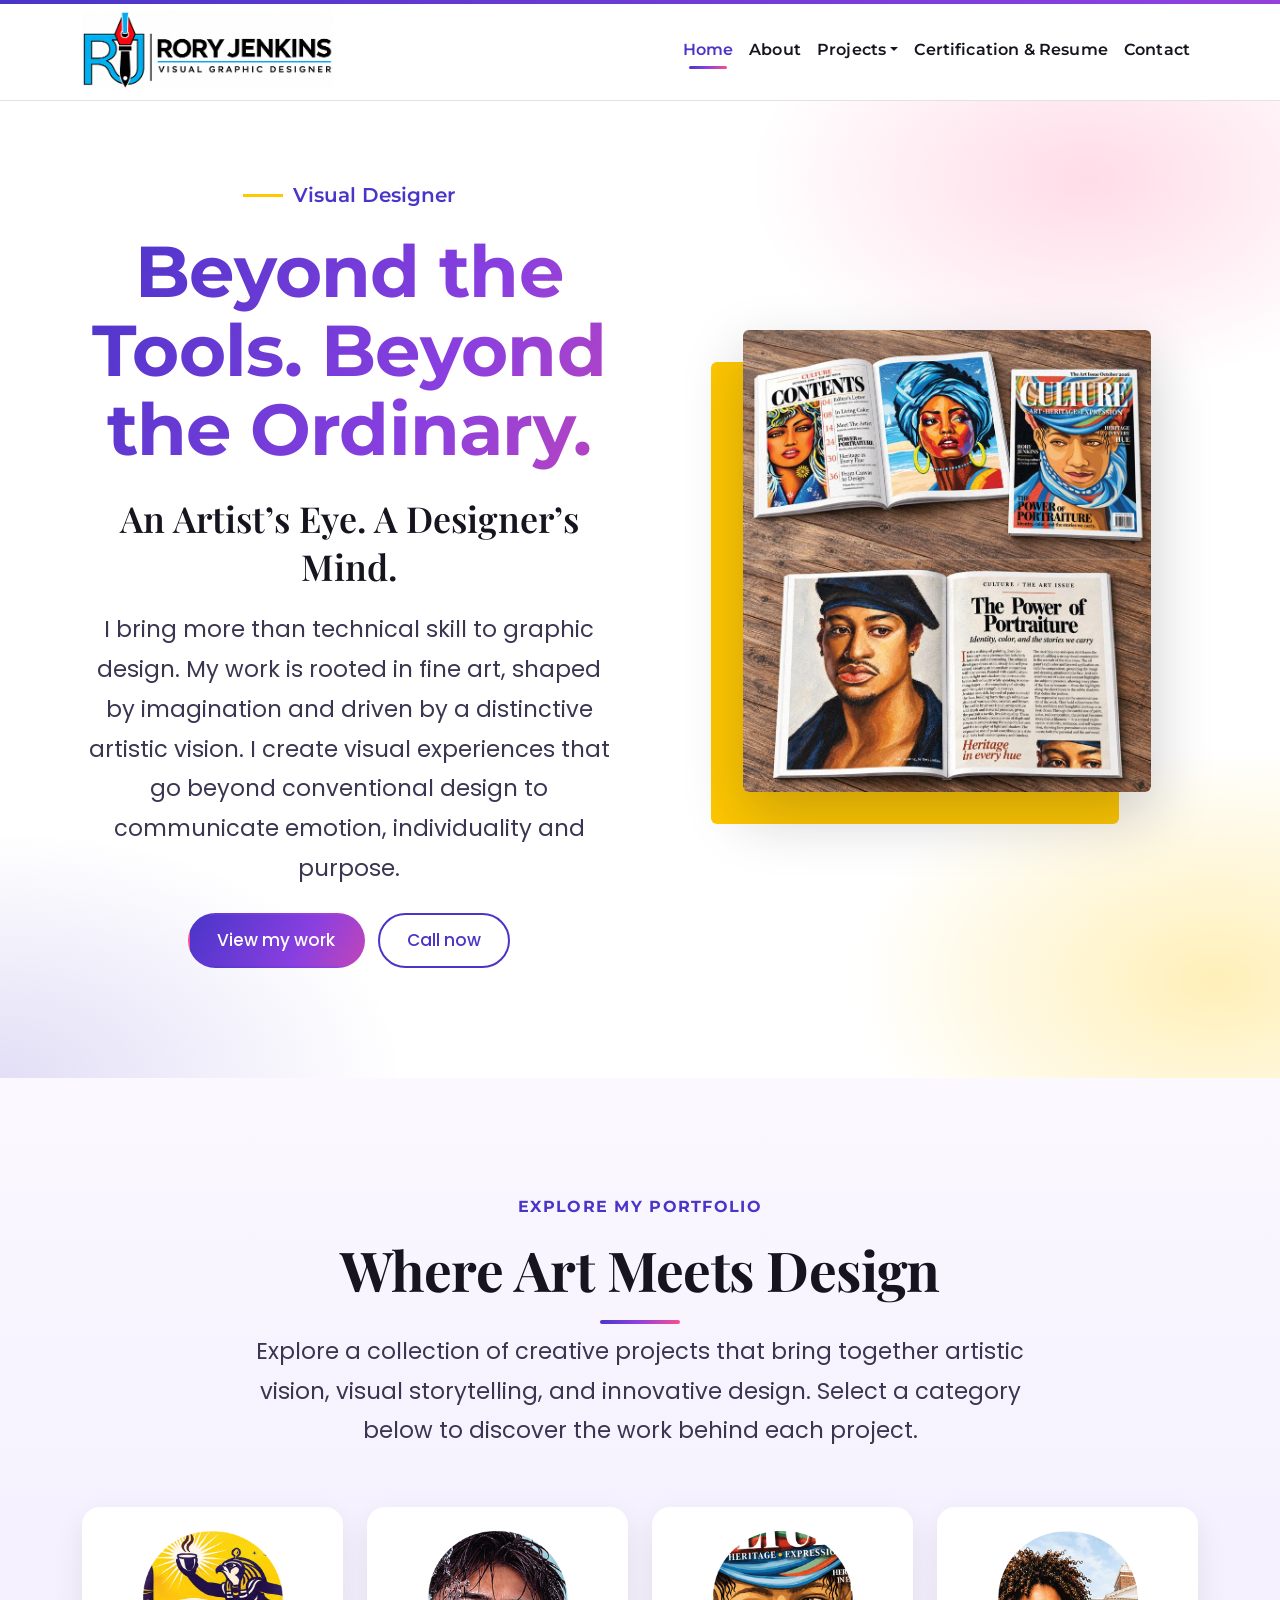
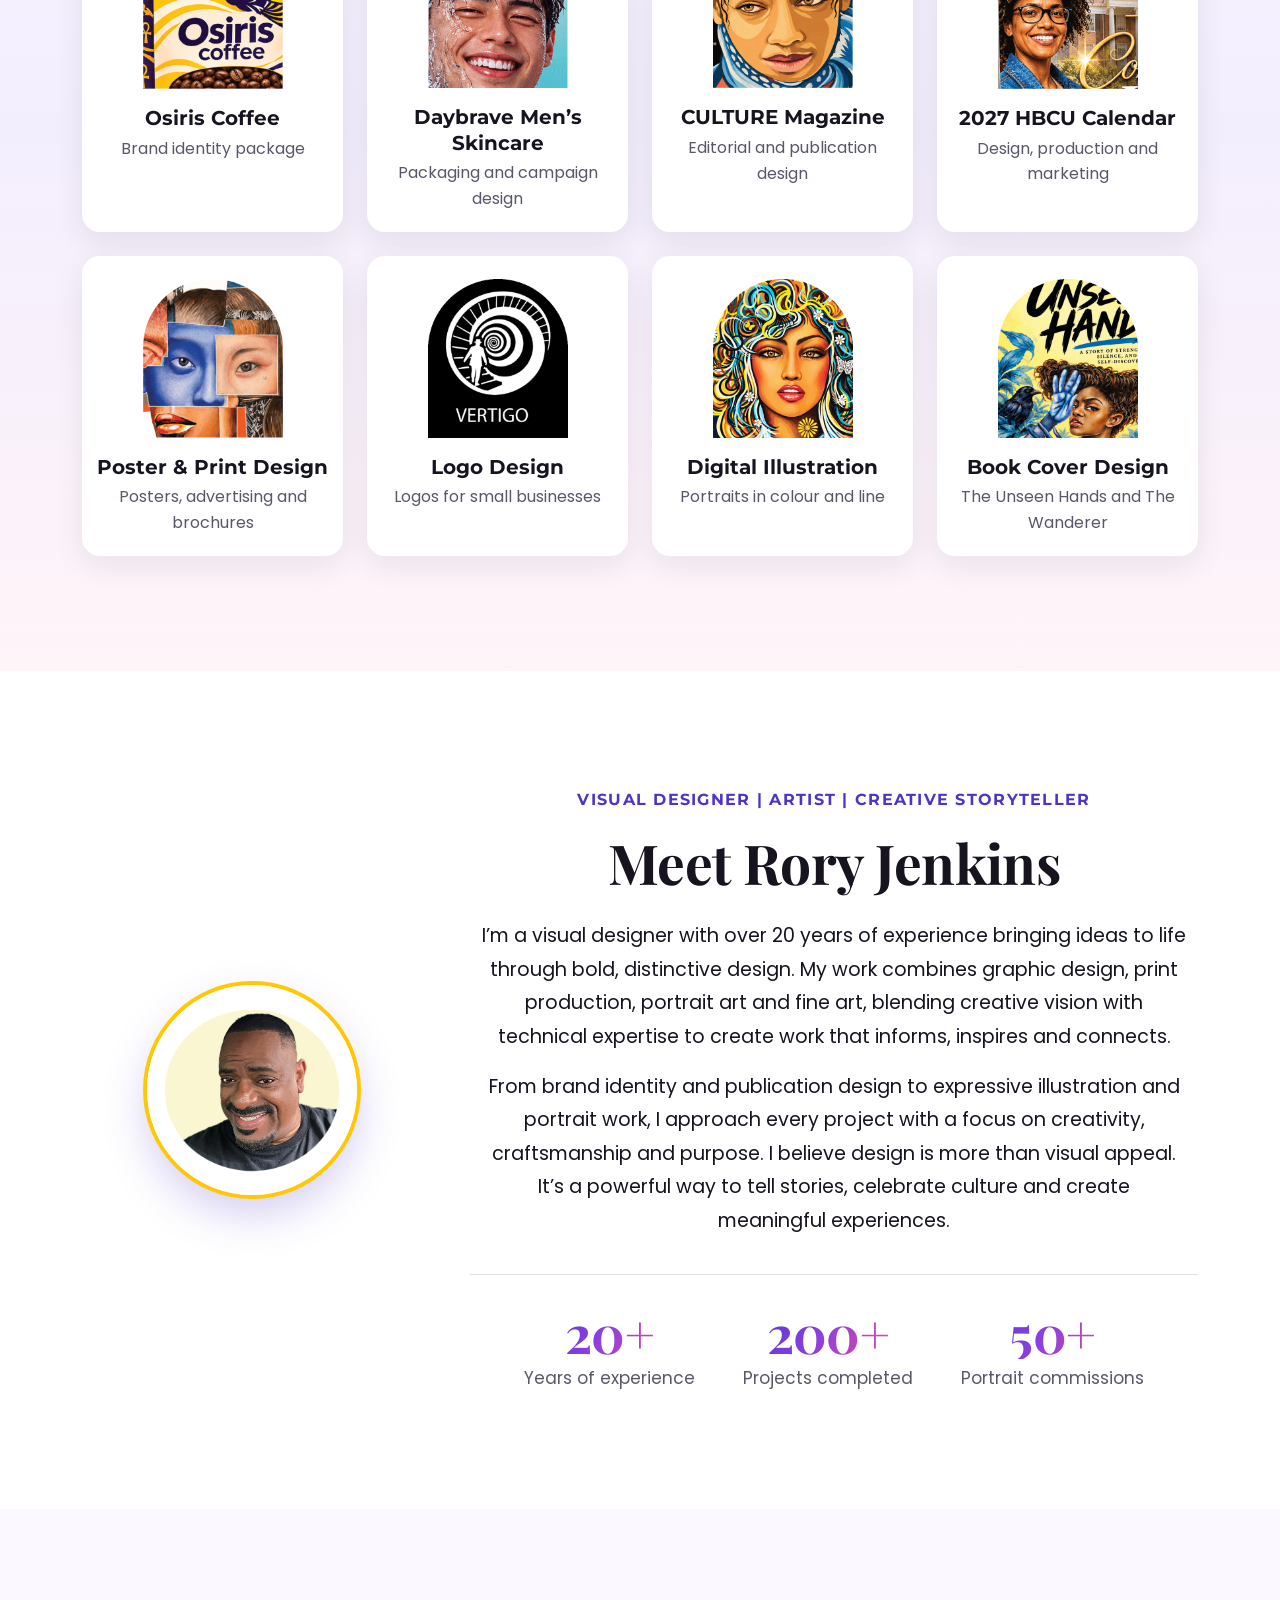
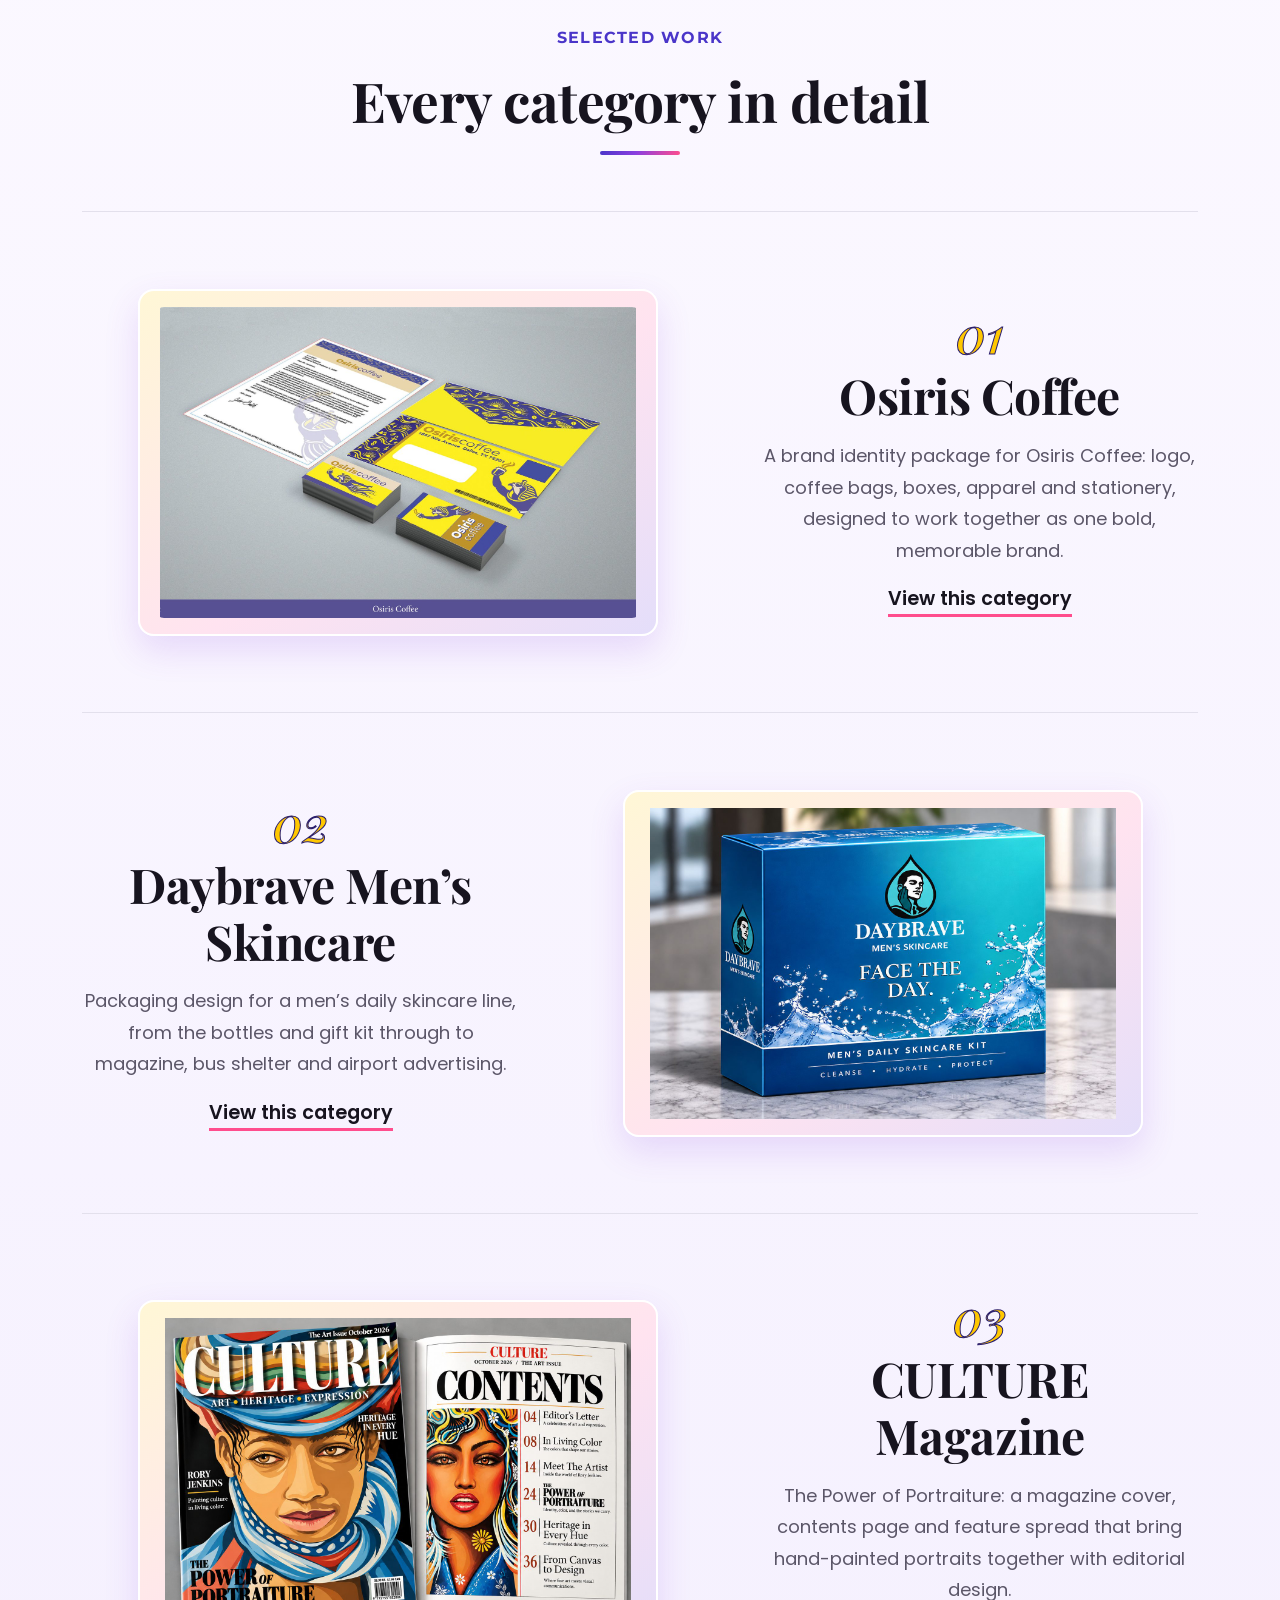
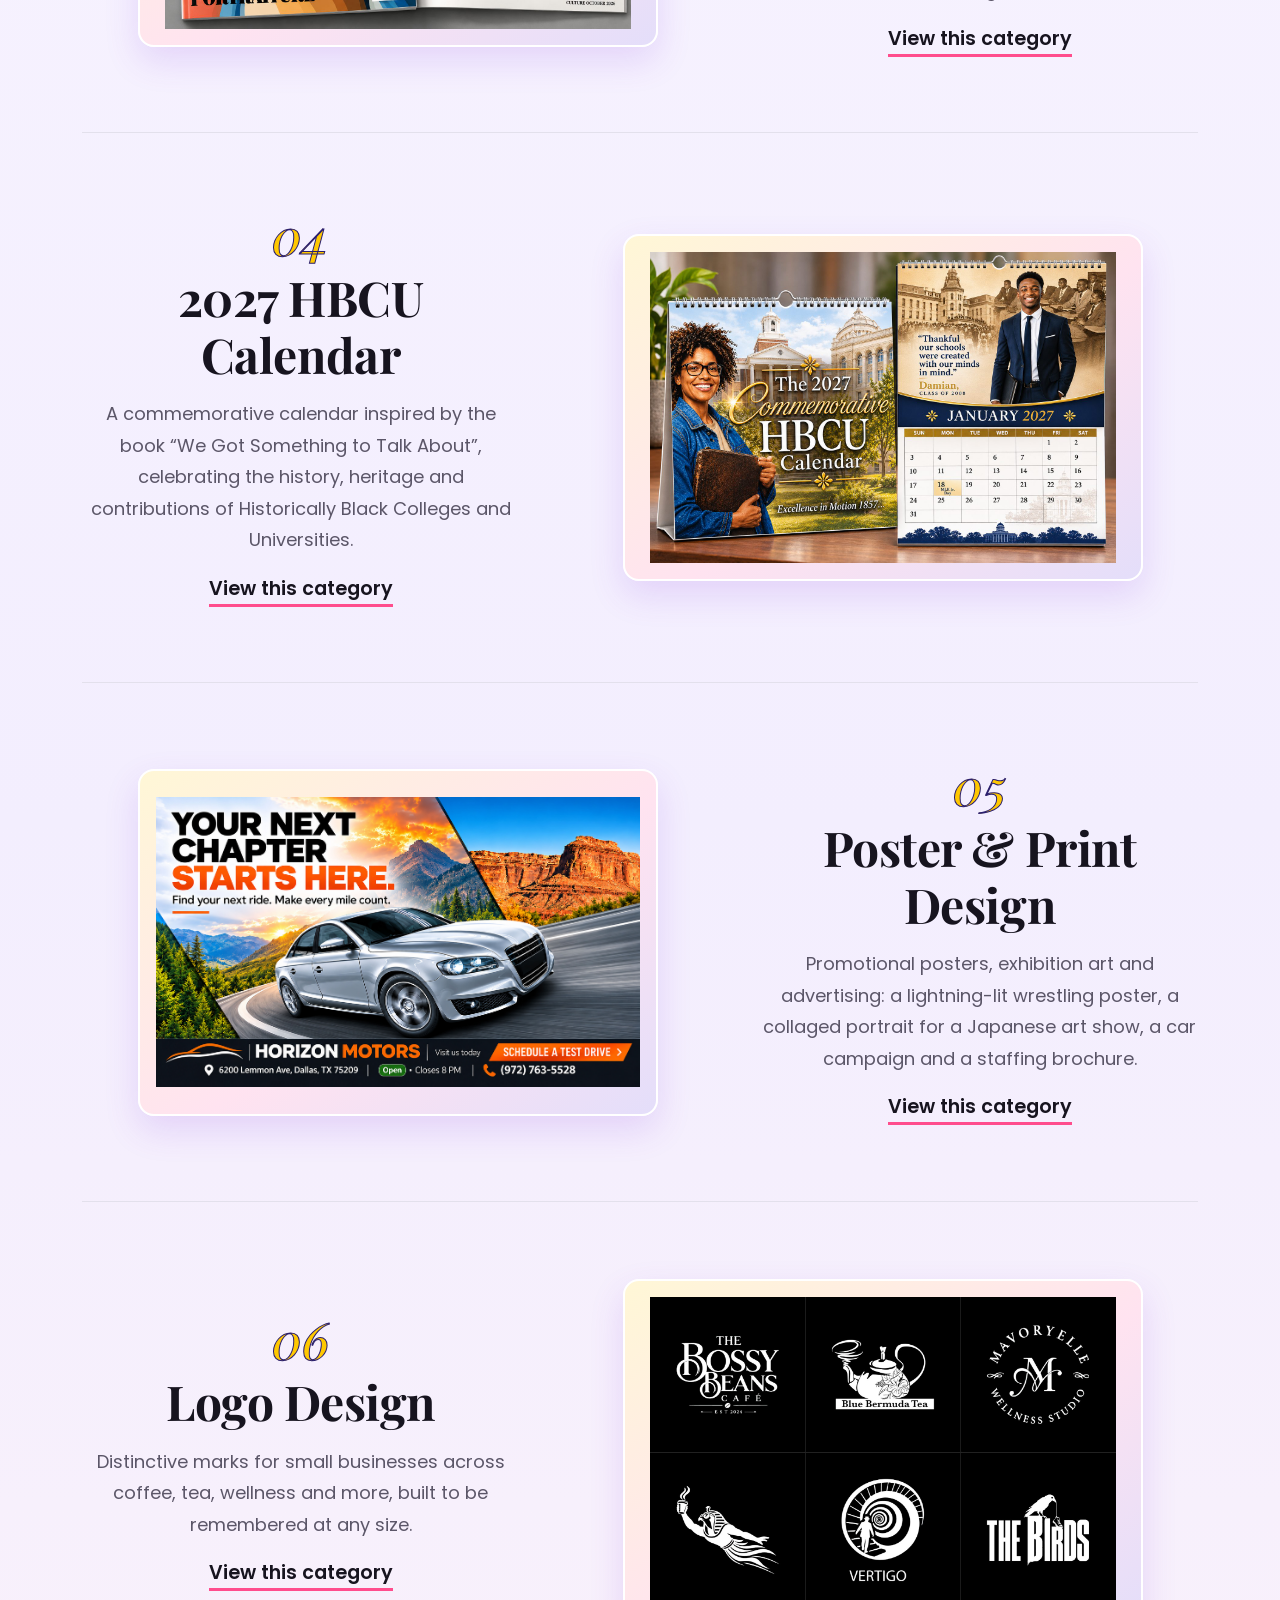
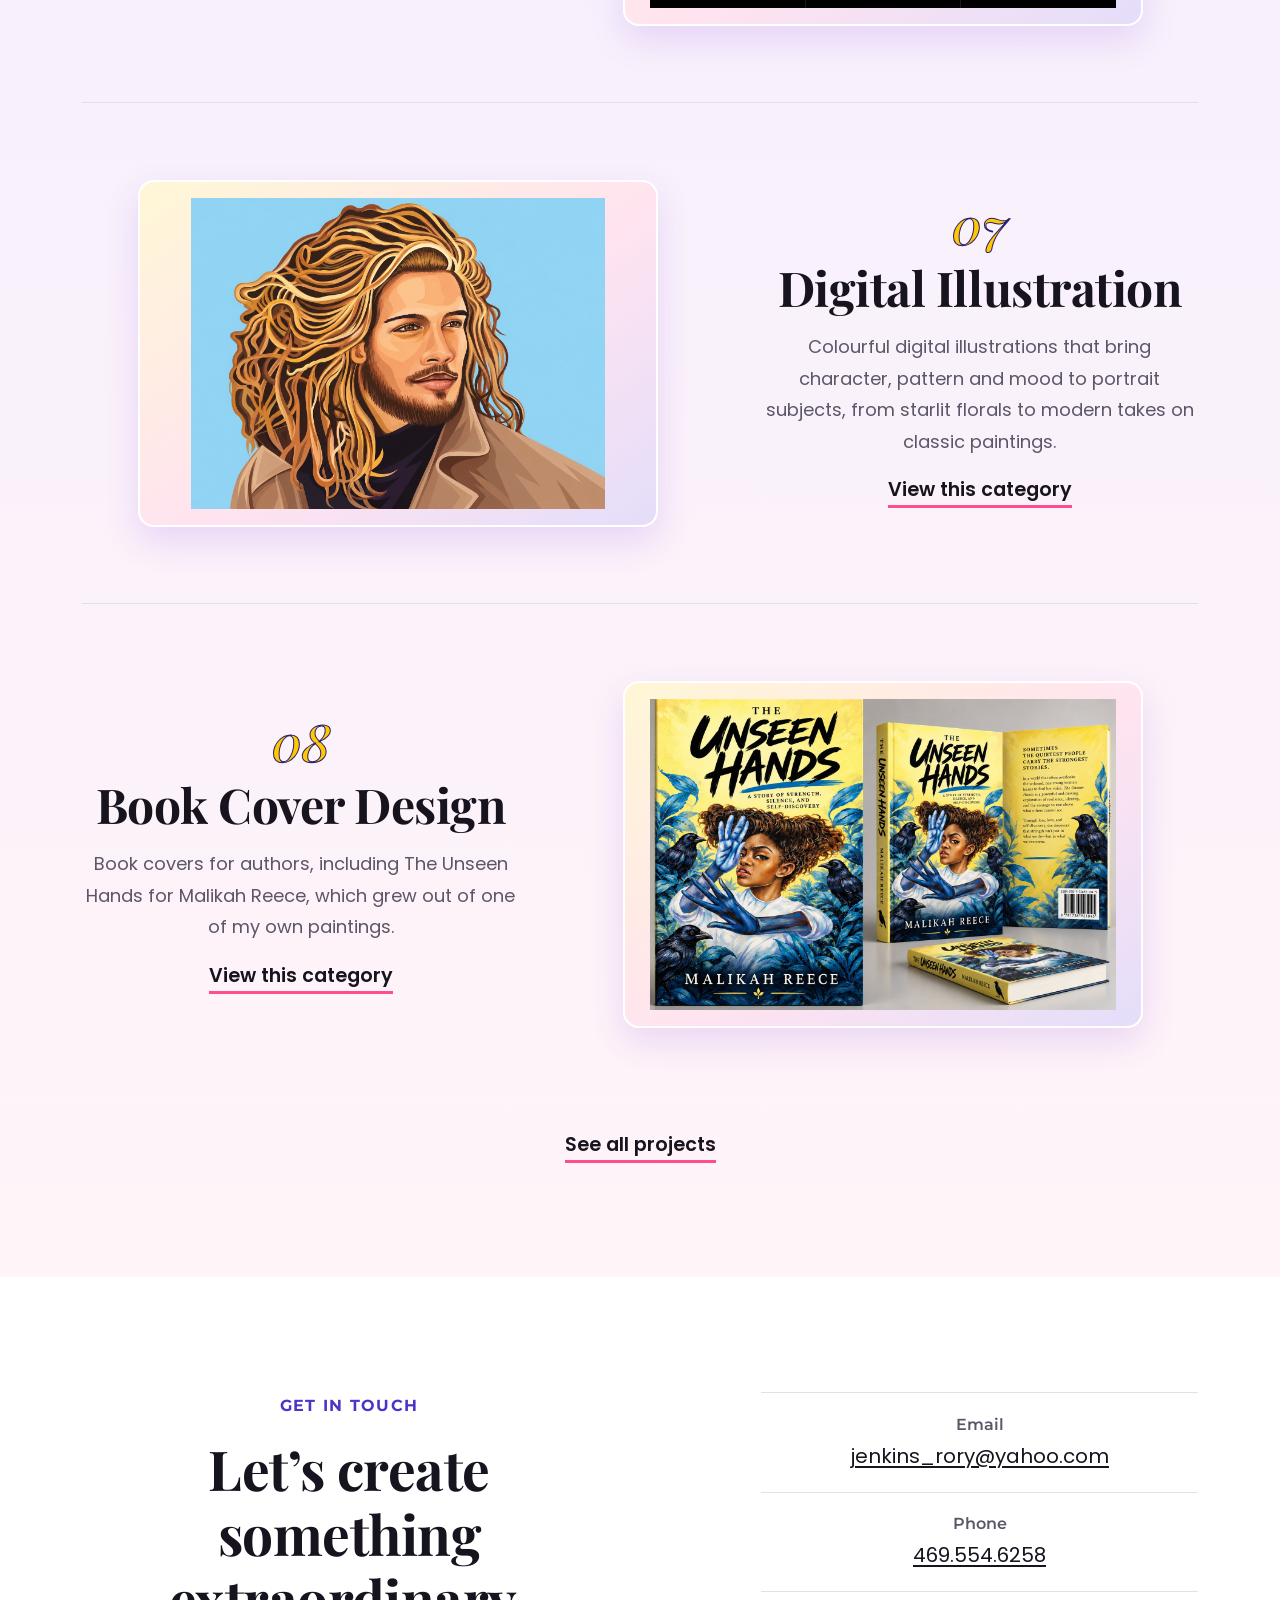
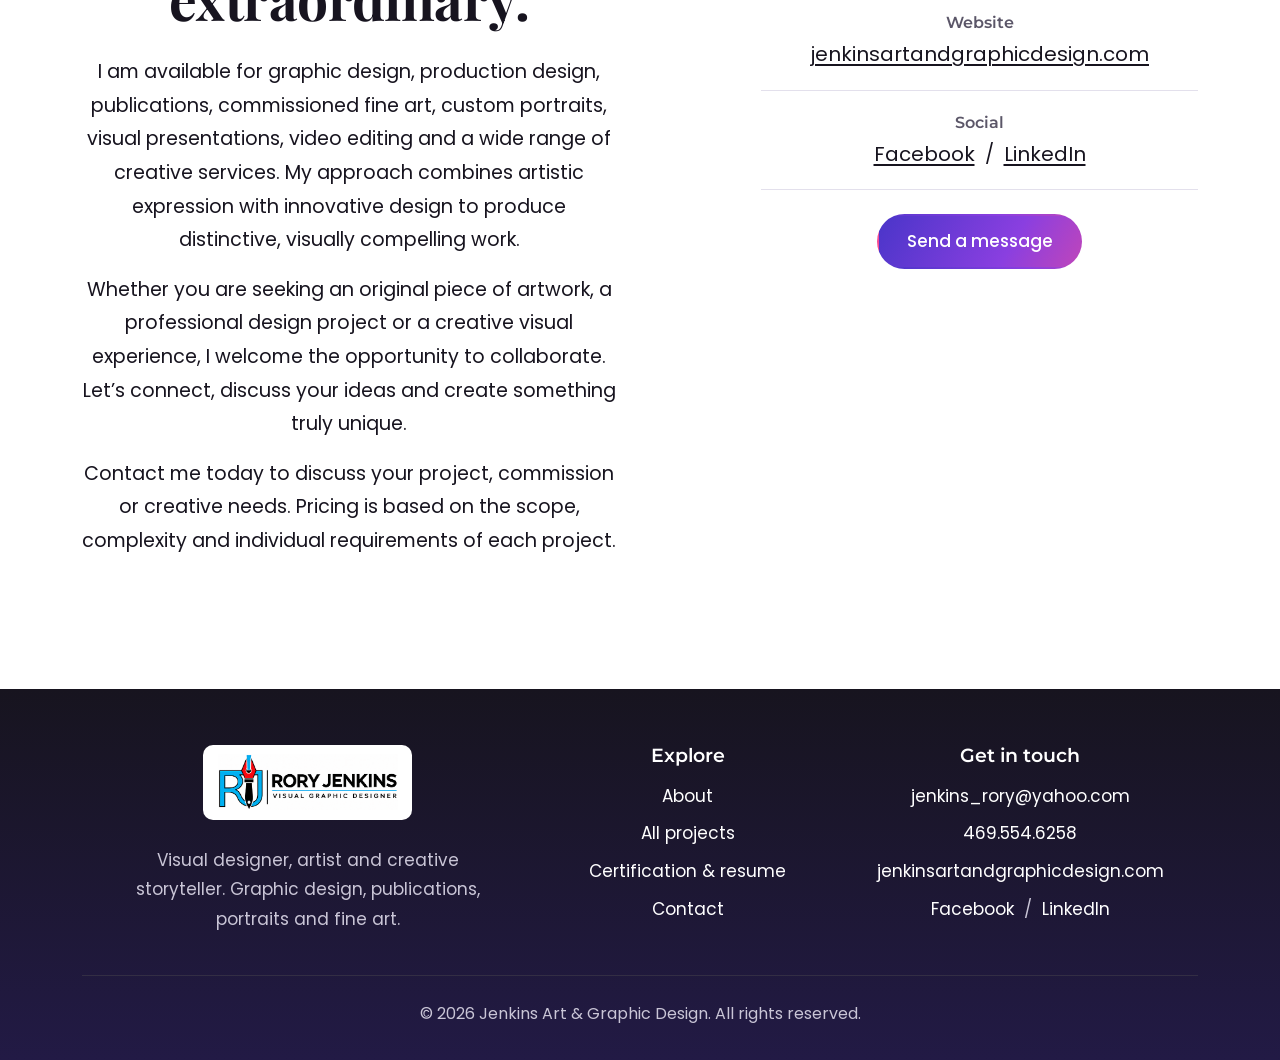
<file: index.html>
<!DOCTYPE html>
<html lang="en">
<head>
<meta charset="utf-8">
<meta name="viewport" content="width=device-width, initial-scale=1">
<title>Rory Jenkins | Visual Designer</title>
<meta name="description" content="Rory Jenkins is a certified visual designer, artist and creative storyteller with 20+ years of experience in brand identity, publication design, illustration and portrait art.">
<meta property="og:title" content="Rory Jenkins | Visual Designer">
<meta property="og:description" content="Rory Jenkins is a certified visual designer, artist and creative storyteller with 20+ years of experience in brand identity, publication design, illustration and portrait art.">
<meta property="og:type" content="website">
<link rel="icon" href="img/favicon.png" type="image/png">
<link href="css/fonts.css" rel="stylesheet">
<link href="vendor/bootstrap.min.css" rel="stylesheet">
<link href="css/style.css?v=20261115-centered" rel="stylesheet">
</head>
<body>
<a class="skip-link" href="#main">Skip to content</a>
<header>
<nav class="navbar navbar-expand-lg site-nav sticky-top" aria-label="Main">
  <div class="container">
    <a class="brand brand-logo" href="index.html" aria-label="Rory Jenkins Visual Graphic Designer, home">
      <img src="img/logo-rory-jenkins.png" width="570" height="177" alt="Rory Jenkins Visual Graphic Designer">
    </a>
    <button class="navbar-toggler" type="button" data-bs-toggle="collapse" data-bs-target="#nav" aria-controls="nav" aria-expanded="false" aria-label="Open menu">
      <span class="navbar-toggler-icon"></span>
    </button>
    <div class="collapse navbar-collapse" id="nav">
      <ul class="navbar-nav ms-auto align-items-lg-center">
        <li class="nav-item"><a class="nav-link active" aria-current="page" href="index.html">Home</a></li>
        <li class="nav-item"><a class="nav-link" href="about.html">About</a></li>
        <li class="nav-item dropdown">
          <a class="nav-link dropdown-toggle" href="work.html" role="button" data-bs-toggle="dropdown" aria-expanded="false">Projects</a>
          <ul class="dropdown-menu">
            <li><a class="dropdown-item" href="osiris-coffee.html">Osiris Coffee</a></li><li><a class="dropdown-item" href="daybrave-skincare.html">Daybrave Men’s Skincare</a></li><li><a class="dropdown-item" href="culture-magazine.html">CULTURE Magazine</a></li><li><a class="dropdown-item" href="calendar-design.html">2027 HBCU Calendar</a></li><li><a class="dropdown-item" href="poster-design.html">Poster & Print Design</a></li><li><a class="dropdown-item" href="logo-design.html">Logo Design</a></li><li><a class="dropdown-item" href="illustrations.html">Digital Illustration</a></li><li><a class="dropdown-item" href="book-cover.html">Book Cover Design</a></li>
            <li><hr class="dropdown-divider"></li>
            <li><a class="dropdown-item" href="work.html">All projects</a></li>
          </ul>
        </li>
        <li class="nav-item"><a class="nav-link" href="certification.html">Certification &amp; Resume</a></li>
        <li class="nav-item"><a class="nav-link" href="contact.html">Contact</a></li>
      </ul>
    </div>
  </div>
</nav>
</header>
<main id="main">

<section class="hero">
  <div class="container">
    <div class="row align-items-center g-5">
      <div class="col-lg-6">
        <p class="hero-role reveal">Visual Designer</p>
        <h1 class="reveal">Beyond the Tools. Beyond the Ordinary.</h1>
        <p class="hero-sub reveal">An Artist’s Eye. A Designer’s Mind.</p>
        <p class="lead-text reveal">I bring more than technical skill to graphic design. My work is rooted in fine art, shaped by imagination and driven by a distinctive artistic vision. I create visual experiences that go beyond conventional design to communicate emotion, individuality and purpose.</p>
        <div class="reveal mt-4">
          <a class="btn btn-ink me-2 mb-2" href="#categories">View my work</a>
          <a class="btn btn-line mb-2" href="tel:+14695546258">Call now</a>
        </div>
      </div>
      <div class="col-lg-6">
        <div class="hero-art">
          <img src="img/culture-mockup.jpg" width="867" height="982" alt="Mockup of CULTURE magazine open on a wooden table, showing a contents page, a cover and a portrait feature" loading="eager">
        </div>
      </div>
    </div>
  </div>
</section>

<section class="section section-tint" id="categories">
  <div class="container">
    <div class="section-head text-center">
      <span class="kicker">Explore my portfolio</span>
      <h2>Where Art Meets Design</h2>
      <p class="lead-text mx-auto mb-0">Explore a collection of creative projects that bring together artistic vision, visual storytelling, and innovative design. Select a category below to discover the work behind each project.</p>
    </div>
<div class="row g-4 cat-grid"><div class="col-6 col-lg-3">
  <a class="cat-card" href="osiris-coffee.html" aria-label="View Osiris Coffee">
    <img src="img/cat-osiris.png" width="212" height="240" alt="Osiris Coffee" loading="lazy">
    <h3>Osiris Coffee</h3><span>Brand identity package</span>
  </a>
</div><div class="col-6 col-lg-3">
  <a class="cat-card" href="daybrave-skincare.html" aria-label="View Daybrave Men’s Skincare">
    <img src="img/cat-daybrave.png" width="213" height="239" alt="Daybrave Men’s Skincare" loading="lazy">
    <h3>Daybrave Men’s Skincare</h3><span>Packaging and campaign design</span>
  </a>
</div><div class="col-6 col-lg-3">
  <a class="cat-card" href="culture-magazine.html" aria-label="View CULTURE Magazine">
    <img src="img/cat-culture.png" width="212" height="239" alt="CULTURE Magazine" loading="lazy">
    <h3>CULTURE Magazine</h3><span>Editorial and publication design</span>
  </a>
</div><div class="col-6 col-lg-3">
  <a class="cat-card" href="calendar-design.html" aria-label="View 2027 HBCU Calendar">
    <img src="img/cat-calendar.png" width="212" height="240" alt="2027 HBCU Calendar" loading="lazy">
    <h3>2027 HBCU Calendar</h3><span>Design, production and marketing</span>
  </a>
</div><div class="col-6 col-lg-3">
  <a class="cat-card" href="poster-design.html" aria-label="View Poster &amp; Print Design">
    <img src="img/cat-poster.png" width="212" height="240" alt="Poster &amp; Print Design" loading="lazy">
    <h3>Poster & Print Design</h3><span>Posters, advertising and brochures</span>
  </a>
</div><div class="col-6 col-lg-3">
  <a class="cat-card" href="logo-design.html" aria-label="View Logo Design">
    <img src="img/cat-logos.png" width="424" height="480" alt="Logo Design" loading="lazy">
    <h3>Logo Design</h3><span>Logos for small businesses</span>
  </a>
</div><div class="col-6 col-lg-3">
  <a class="cat-card" href="illustrations.html" aria-label="View Digital Illustration">
    <img src="img/cat-illustrations.png" width="424" height="480" alt="Digital Illustration" loading="lazy">
    <h3>Digital Illustration</h3><span>Portraits in colour and line</span>
  </a>
</div><div class="col-6 col-lg-3">
  <a class="cat-card" href="book-cover.html" aria-label="View Book Cover Design">
    <img src="img/cat-book.png" width="424" height="480" alt="Book Cover Design" loading="lazy">
    <h3>Book Cover Design</h3><span>The Unseen Hands and The Wanderer</span>
  </a>
</div></div>
  </div>
</section>

<section class="section" id="about">
  <div class="container">
    <div class="row align-items-center g-5">
      <div class="col-lg-4 text-center">
        <img src="img/rory-jenkins.png" width="560" height="560" alt="Portrait of Rory Jenkins" loading="lazy" class="about-photo">
      </div>
      <div class="col-lg-8">
        <span class="kicker">Visual Designer | Artist | Creative Storyteller</span>
        <h2 class="mb-4">Meet Rory Jenkins</h2>
        <div class="prose">
          <p>I’m a visual designer with over 20 years of experience bringing ideas to life through bold, distinctive design. My work combines graphic design, print production, portrait art and fine art, blending creative vision with technical expertise to create work that informs, inspires and connects.</p>
          <p>From brand identity and publication design to expressive illustration and portrait work, I approach every project with a focus on creativity, craftsmanship and purpose. I believe design is more than visual appeal. It’s a powerful way to tell stories, celebrate culture and create meaningful experiences.</p>
        </div>
        <div class="stats">
          <div><div class="stat-num">20+</div><div class="stat-label">Years of experience</div></div>
          <div><div class="stat-num">200+</div><div class="stat-label">Projects completed</div></div>
          <div><div class="stat-num">50+</div><div class="stat-label">Portrait commissions</div></div>
        </div>
      </div>
    </div>
  </div>
</section>

<section class="section section-tint" id="work">
  <div class="container">
    <div class="section-head">
      <span class="kicker">Selected work</span>
      <h2>Every category in detail</h2>
    </div>
    <div class="feature">
  <div class="row align-items-center g-4 g-lg-5">
    <div class="col-lg-7">
      <a class="feature-media" href="osiris-coffee.html" aria-label="View Osiris Coffee"><img src="img/osiris-identity.jpg" width="1600" height="1045" alt="Osiris Coffee brand identity: stationery, business cards and envelope in violet and yellow" loading="lazy"></a>
    </div>
    <div class="col-lg-5">
      <span class="feature-num">01</span>
      <h3>Osiris Coffee</h3>
      <p class="muted">A brand identity package for Osiris Coffee: logo, coffee bags, boxes, apparel and stationery, designed to work together as one bold, memorable brand.</p>
      <a class="text-link" href="osiris-coffee.html">View this category</a>
    </div>
  </div>
</div>
<div class="feature">
  <div class="row align-items-center g-4 g-lg-5">
    <div class="col-lg-7 order-lg-2">
      <a class="feature-media" href="daybrave-skincare.html" aria-label="View Daybrave Men’s Skincare"><img src="img/daybrave-kit.jpg" width="1536" height="1024" alt="Daybrave Men’s Skincare gift box in blue with water splash graphics" loading="lazy"></a>
    </div>
    <div class="col-lg-5">
      <span class="feature-num">02</span>
      <h3>Daybrave Men’s Skincare</h3>
      <p class="muted">Packaging design for a men’s daily skincare line, from the bottles and gift kit through to magazine, bus shelter and airport advertising.</p>
      <a class="text-link" href="daybrave-skincare.html">View this category</a>
    </div>
  </div>
</div>
<div class="feature">
  <div class="row align-items-center g-4 g-lg-5">
    <div class="col-lg-7">
      <a class="feature-media" href="culture-magazine.html" aria-label="View CULTURE Magazine"><img src="img/culture-cover-mockup.jpg" width="1536" height="1024" alt="CULTURE magazine cover and contents page mockup" loading="lazy"></a>
    </div>
    <div class="col-lg-5">
      <span class="feature-num">03</span>
      <h3>CULTURE Magazine</h3>
      <p class="muted">The Power of Portraiture: a magazine cover, contents page and feature spread that bring hand-painted portraits together with editorial design.</p>
      <a class="text-link" href="culture-magazine.html">View this category</a>
    </div>
  </div>
</div>
<div class="feature">
  <div class="row align-items-center g-4 g-lg-5">
    <div class="col-lg-7 order-lg-2">
      <a class="feature-media" href="calendar-design.html" aria-label="View 2027 HBCU Calendar"><img src="img/hbcu-2.jpg" width="1536" height="1024" alt="Desk and wall views of the 2027 HBCU Commemorative Calendar" loading="lazy"></a>
    </div>
    <div class="col-lg-5">
      <span class="feature-num">04</span>
      <h3>2027 HBCU Calendar</h3>
      <p class="muted">A commemorative calendar inspired by the book “We Got Something to Talk About”, celebrating the history, heritage and contributions of Historically Black Colleges and Universities.</p>
      <a class="text-link" href="calendar-design.html">View this category</a>
    </div>
  </div>
</div>
<div class="feature">
  <div class="row align-items-center g-4 g-lg-5">
    <div class="col-lg-7">
      <a class="feature-media" href="poster-design.html" aria-label="View Poster &amp; Print Design"><img src="img/car-ad.jpg" width="4500" height="2697" alt="Horizon Motos car advertisement on a desert highway" loading="lazy"></a>
    </div>
    <div class="col-lg-5">
      <span class="feature-num">05</span>
      <h3>Poster & Print Design</h3>
      <p class="muted">Promotional posters, exhibition art and advertising: a lightning-lit wrestling poster, a collaged portrait for a Japanese art show, a car campaign and a staffing brochure.</p>
      <a class="text-link" href="poster-design.html">View this category</a>
    </div>
  </div>
</div>
<div class="feature">
  <div class="row align-items-center g-4 g-lg-5">
    <div class="col-lg-7 order-lg-2">
      <a class="feature-media" href="logo-design.html" aria-label="View Logo Design"><img src="img/logos-collage.jpg" width="1600" height="1067" alt="Collection of six white-on-black logos including Bossy Beans Café, Blue Bermuda Tea and Mavoryelle" loading="lazy"></a>
    </div>
    <div class="col-lg-5">
      <span class="feature-num">06</span>
      <h3>Logo Design</h3>
      <p class="muted">Distinctive marks for small businesses across coffee, tea, wellness and more, built to be remembered at any size.</p>
      <a class="text-link" href="logo-design.html">View this category</a>
    </div>
  </div>
</div>
<div class="feature">
  <div class="row align-items-center g-4 g-lg-5">
    <div class="col-lg-7">
      <a class="feature-media" href="illustrations.html" aria-label="View Digital Illustration"><img src="img/illus-dreads.jpg" width="1449" height="1086" alt="Digital illustration of a man with long flowing hair against a blue sky" loading="lazy"></a>
    </div>
    <div class="col-lg-5">
      <span class="feature-num">07</span>
      <h3>Digital Illustration</h3>
      <p class="muted">Colourful digital illustrations that bring character, pattern and mood to portrait subjects, from starlit florals to modern takes on classic paintings.</p>
      <a class="text-link" href="illustrations.html">View this category</a>
    </div>
  </div>
</div>
<div class="feature">
  <div class="row align-items-center g-4 g-lg-5">
    <div class="col-lg-7 order-lg-2">
      <a class="feature-media" href="book-cover.html" aria-label="View Book Cover Design"><img src="img/unseen-mockup.jpg" width="1536" height="1024" alt="The Unseen Hands book cover mockup showing front cover, back and a printed book" loading="lazy"></a>
    </div>
    <div class="col-lg-5">
      <span class="feature-num">08</span>
      <h3>Book Cover Design</h3>
      <p class="muted">Book covers for authors, including The Unseen Hands for Malikah Reece, which grew out of one of my own paintings.</p>
      <a class="text-link" href="book-cover.html">View this category</a>
    </div>
  </div>
</div>

    <div class="mt-4"><a class="text-link" href="work.html">See all projects</a></div>
  </div>
</section>

<section class="section" id="contact">
  <div class="container">
    <div class="row g-5">
      <div class="col-lg-6">
        <span class="kicker">Get in touch</span>
        <h2 class="mb-4">Let’s create something extraordinary.</h2>
        <div class="prose">
          <p>I am available for graphic design, production design, publications, commissioned fine art, custom portraits, visual presentations, video editing and a wide range of creative services. My approach combines artistic expression with innovative design to produce distinctive, visually compelling work.</p>
          <p>Whether you are seeking an original piece of artwork, a professional design project or a creative visual experience, I welcome the opportunity to collaborate. Let’s connect, discuss your ideas and create something truly unique.</p>
          <p>Contact me today to discuss your project, commission or creative needs. Pricing is based on the scope, complexity and individual requirements of each project.</p>
        </div>
      </div>
      <div class="col-lg-5 offset-lg-1">
        <ul class="contact-list">
          <li><span class="label">Email</span><a href="mailto:jenkins_rory@yahoo.com">jenkins_rory@yahoo.com</a></li>
          <li><span class="label">Phone</span><a href="tel:+14695546258">469.554.6258</a></li>
          <li><span class="label">Website</span><a href="https://www.jenkinsartandgraphicdesign.com/" target="_blank" rel="noopener">jenkinsartandgraphicdesign.com</a></li>
          <li><span class="label">Social</span><a href="https://web.facebook.com/rory.jenkins.840507/?_rdc=1&_rdr" target="_blank" rel="noopener">Facebook</a> &nbsp;/&nbsp; <a href="https://www.linkedin.com/in/rory-jenkins-483148102" target="_blank" rel="noopener">LinkedIn</a></li>
        </ul>
        <a class="btn btn-ink mt-4" href="contact.html">Send a message</a>
      </div>
    </div>
  </div>
</section>

</main>
<footer class="site-footer">
  <div class="container">
    <div class="row g-4">
      <div class="col-lg-5">
        <a class="footer-logo" href="index.html" aria-label="Rory Jenkins, home"><img src="img/logo-rory-jenkins.png" width="570" height="177" alt="Rory Jenkins Visual Graphic Designer"></a>
        <p class="mt-3 mb-0" style="max-width:24rem">Visual designer, artist and creative storyteller. Graphic design, publications, portraits and fine art.</p>
      </div>
      <div class="col-6 col-lg-3">
        <h4>Explore</h4>
        <ul>
          <li><a href="about.html">About</a></li>
          <li><a href="work.html">All projects</a></li>
          <li><a href="certification.html">Certification &amp; resume</a></li>
          <li><a href="contact.html">Contact</a></li>
        </ul>
      </div>
      <div class="col-6 col-lg-4">
        <h4>Get in touch</h4>
        <ul>
          <li><a href="mailto:jenkins_rory@yahoo.com">jenkins_rory@yahoo.com</a></li>
          <li><a href="tel:+14695546258">469.554.6258</a></li>
          <li><a href="https://www.jenkinsartandgraphicdesign.com/" target="_blank" rel="noopener">jenkinsartandgraphicdesign.com</a></li>
          <li><a href="https://web.facebook.com/rory.jenkins.840507/?_rdc=1&amp;_rdr" target="_blank" rel="noopener">Facebook</a> &nbsp;/&nbsp; <a href="https://www.linkedin.com/in/rory-jenkins-483148102" target="_blank" rel="noopener">LinkedIn</a></li>
        </ul>
      </div>
    </div>
    <div class="footer-bottom">&copy; <span data-year>2026</span> Jenkins Art &amp; Graphic Design. All rights reserved.</div>
  </div>
</footer>
<script src="vendor/bootstrap.bundle.min.js"></script>
<script src="js/main.js"></script>
</body>
</html>
</file>
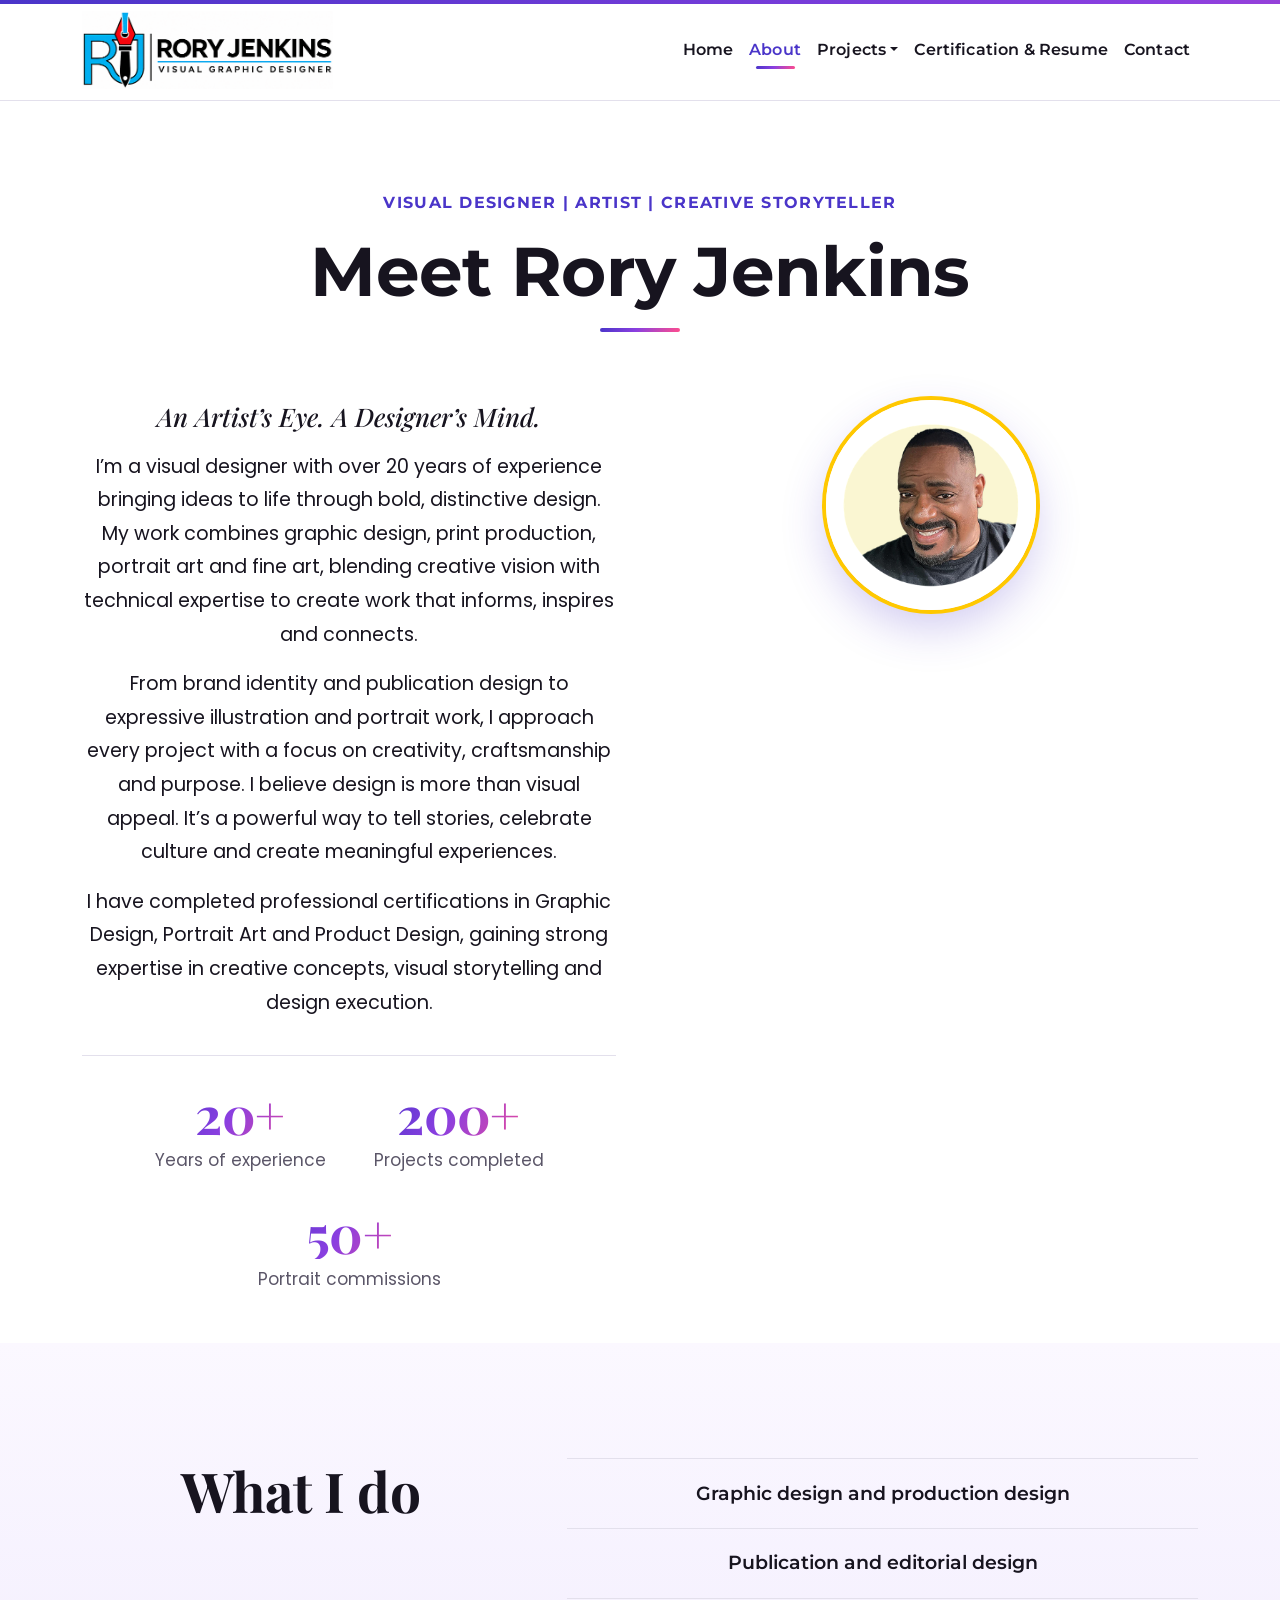
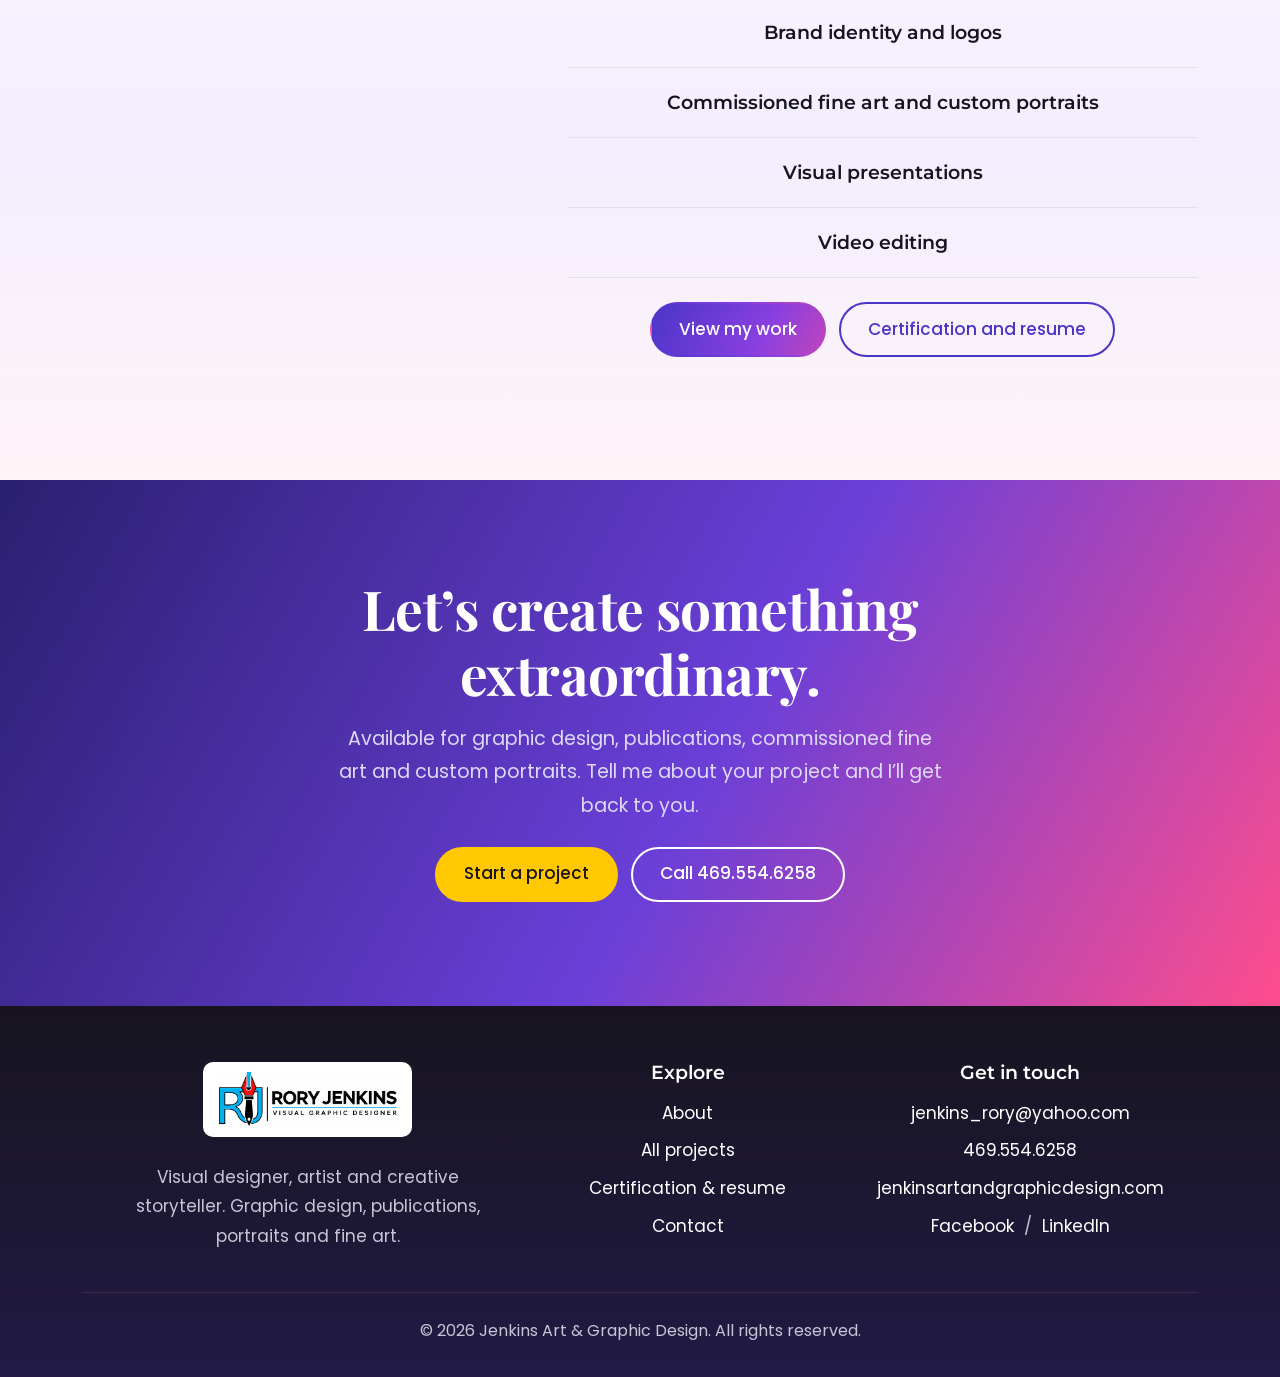
<file: about.html>
<!DOCTYPE html>
<html lang="en">
<head>
<meta charset="utf-8">
<meta name="viewport" content="width=device-width, initial-scale=1">
<title>About | Rory Jenkins</title>
<meta name="description" content="About Rory Jenkins: visual designer with over 20 years of experience in graphic design, print production, portrait art and fine art.">
<meta property="og:title" content="About | Rory Jenkins">
<meta property="og:description" content="About Rory Jenkins: visual designer with over 20 years of experience in graphic design, print production, portrait art and fine art.">
<meta property="og:type" content="website">
<link rel="icon" href="img/favicon.png" type="image/png">
<link href="css/fonts.css" rel="stylesheet">
<link href="vendor/bootstrap.min.css" rel="stylesheet">
<link href="css/style.css?v=20261115-centered" rel="stylesheet">
</head>
<body>
<a class="skip-link" href="#main">Skip to content</a>
<header>
<nav class="navbar navbar-expand-lg site-nav sticky-top" aria-label="Main">
  <div class="container">
    <a class="brand brand-logo" href="index.html" aria-label="Rory Jenkins Visual Graphic Designer, home">
      <img src="img/logo-rory-jenkins.png" width="570" height="177" alt="Rory Jenkins Visual Graphic Designer">
    </a>
    <button class="navbar-toggler" type="button" data-bs-toggle="collapse" data-bs-target="#nav" aria-controls="nav" aria-expanded="false" aria-label="Open menu">
      <span class="navbar-toggler-icon"></span>
    </button>
    <div class="collapse navbar-collapse" id="nav">
      <ul class="navbar-nav ms-auto align-items-lg-center">
        <li class="nav-item"><a class="nav-link" href="index.html">Home</a></li>
        <li class="nav-item"><a class="nav-link active" aria-current="page" href="about.html">About</a></li>
        <li class="nav-item dropdown">
          <a class="nav-link dropdown-toggle" href="work.html" role="button" data-bs-toggle="dropdown" aria-expanded="false">Projects</a>
          <ul class="dropdown-menu">
            <li><a class="dropdown-item" href="osiris-coffee.html">Osiris Coffee</a></li><li><a class="dropdown-item" href="daybrave-skincare.html">Daybrave Men’s Skincare</a></li><li><a class="dropdown-item" href="culture-magazine.html">CULTURE Magazine</a></li><li><a class="dropdown-item" href="calendar-design.html">2027 HBCU Calendar</a></li><li><a class="dropdown-item" href="poster-design.html">Poster & Print Design</a></li><li><a class="dropdown-item" href="logo-design.html">Logo Design</a></li><li><a class="dropdown-item" href="illustrations.html">Digital Illustration</a></li><li><a class="dropdown-item" href="book-cover.html">Book Cover Design</a></li>
            <li><hr class="dropdown-divider"></li>
            <li><a class="dropdown-item" href="work.html">All projects</a></li>
          </ul>
        </li>
        <li class="nav-item"><a class="nav-link" href="certification.html">Certification &amp; Resume</a></li>
        <li class="nav-item"><a class="nav-link" href="contact.html">Contact</a></li>
      </ul>
    </div>
  </div>
</nav>
</header>
<main id="main">

<section class="page-head">
  <div class="container">
    <span class="kicker">Visual Designer | Artist | Creative Storyteller</span>
    <h1>Meet Rory Jenkins</h1>
  </div>
</section>
<section class="pb-5">
  <div class="container">
    <div class="row g-5 align-items-start">
      <div class="col-lg-6">
        <div class="prose">
          <p class="pull" style="font-size:1.6rem">An Artist’s Eye. A Designer’s Mind.</p>
          <p>I’m a visual designer with over 20 years of experience bringing ideas to life through bold, distinctive design. My work combines graphic design, print production, portrait art and fine art, blending creative vision with technical expertise to create work that informs, inspires and connects.</p>
          <p>From brand identity and publication design to expressive illustration and portrait work, I approach every project with a focus on creativity, craftsmanship and purpose. I believe design is more than visual appeal. It’s a powerful way to tell stories, celebrate culture and create meaningful experiences.</p>
          <p>I have completed professional certifications in Graphic Design, Portrait Art and Product Design, gaining strong expertise in creative concepts, visual storytelling and design execution.</p>
        </div>
        <div class="stats">
          <div><div class="stat-num">20+</div><div class="stat-label">Years of experience</div></div>
          <div><div class="stat-num">200+</div><div class="stat-label">Projects completed</div></div>
          <div><div class="stat-num">50+</div><div class="stat-label">Portrait commissions</div></div>
        </div>
      </div>
      <div class="col-lg-4 offset-lg-1 text-center">
        <img src="img/rory-jenkins.png" width="560" height="560" alt="Portrait of Rory Jenkins" loading="lazy" class="about-photo">
      </div>
    </div>
  </div>
</section>
<section class="section section-tint">
  <div class="container">
    <div class="row g-5">
      <div class="col-lg-5"><h2>What I do</h2></div>
      <div class="col-lg-7">
        <ul class="contact-list"><li><span style="font-family:var(--font-display);font-weight:600;font-size:1.2rem">Graphic design and production design</span></li><li><span style="font-family:var(--font-display);font-weight:600;font-size:1.2rem">Publication and editorial design</span></li><li><span style="font-family:var(--font-display);font-weight:600;font-size:1.2rem">Brand identity and logos</span></li><li><span style="font-family:var(--font-display);font-weight:600;font-size:1.2rem">Commissioned fine art and custom portraits</span></li><li><span style="font-family:var(--font-display);font-weight:600;font-size:1.2rem">Visual presentations</span></li><li><span style="font-family:var(--font-display);font-weight:600;font-size:1.2rem">Video editing</span></li></ul>
        <div class="mt-4">
          <a class="btn btn-ink me-2 mb-2" href="work.html">View my work</a>
          <a class="btn btn-line mb-2" href="certification.html">Certification and resume</a>
        </div>
      </div>
    </div>
  </div>
</section>
<section class="cta-band">
  <div class="container">
    <h2>Let’s create something extraordinary.</h2>
    <p class="mt-3 mb-4">Available for graphic design, publications, commissioned fine art and custom portraits. Tell me about your project and I’ll get back to you.</p>
    <a class="btn btn-sun me-2 mb-2" href="contact.html">Start a project</a>
    <a class="btn btn-line mb-2" style="color:#fff;border-color:#fff" href="tel:+14695546258">Call 469.554.6258</a>
  </div>
</section>
</main>
<footer class="site-footer">
  <div class="container">
    <div class="row g-4">
      <div class="col-lg-5">
        <a class="footer-logo" href="index.html" aria-label="Rory Jenkins, home"><img src="img/logo-rory-jenkins.png" width="570" height="177" alt="Rory Jenkins Visual Graphic Designer"></a>
        <p class="mt-3 mb-0" style="max-width:24rem">Visual designer, artist and creative storyteller. Graphic design, publications, portraits and fine art.</p>
      </div>
      <div class="col-6 col-lg-3">
        <h4>Explore</h4>
        <ul>
          <li><a href="about.html">About</a></li>
          <li><a href="work.html">All projects</a></li>
          <li><a href="certification.html">Certification &amp; resume</a></li>
          <li><a href="contact.html">Contact</a></li>
        </ul>
      </div>
      <div class="col-6 col-lg-4">
        <h4>Get in touch</h4>
        <ul>
          <li><a href="mailto:jenkins_rory@yahoo.com">jenkins_rory@yahoo.com</a></li>
          <li><a href="tel:+14695546258">469.554.6258</a></li>
          <li><a href="https://www.jenkinsartandgraphicdesign.com/" target="_blank" rel="noopener">jenkinsartandgraphicdesign.com</a></li>
          <li><a href="https://web.facebook.com/rory.jenkins.840507/?_rdc=1&amp;_rdr" target="_blank" rel="noopener">Facebook</a> &nbsp;/&nbsp; <a href="https://www.linkedin.com/in/rory-jenkins-483148102" target="_blank" rel="noopener">LinkedIn</a></li>
        </ul>
      </div>
    </div>
    <div class="footer-bottom">&copy; <span data-year>2026</span> Jenkins Art &amp; Graphic Design. All rights reserved.</div>
  </div>
</footer>


<script src="vendor/bootstrap.bundle.min.js"></script>
<script src="js/main.js"></script>
</body>
</html>
</file>
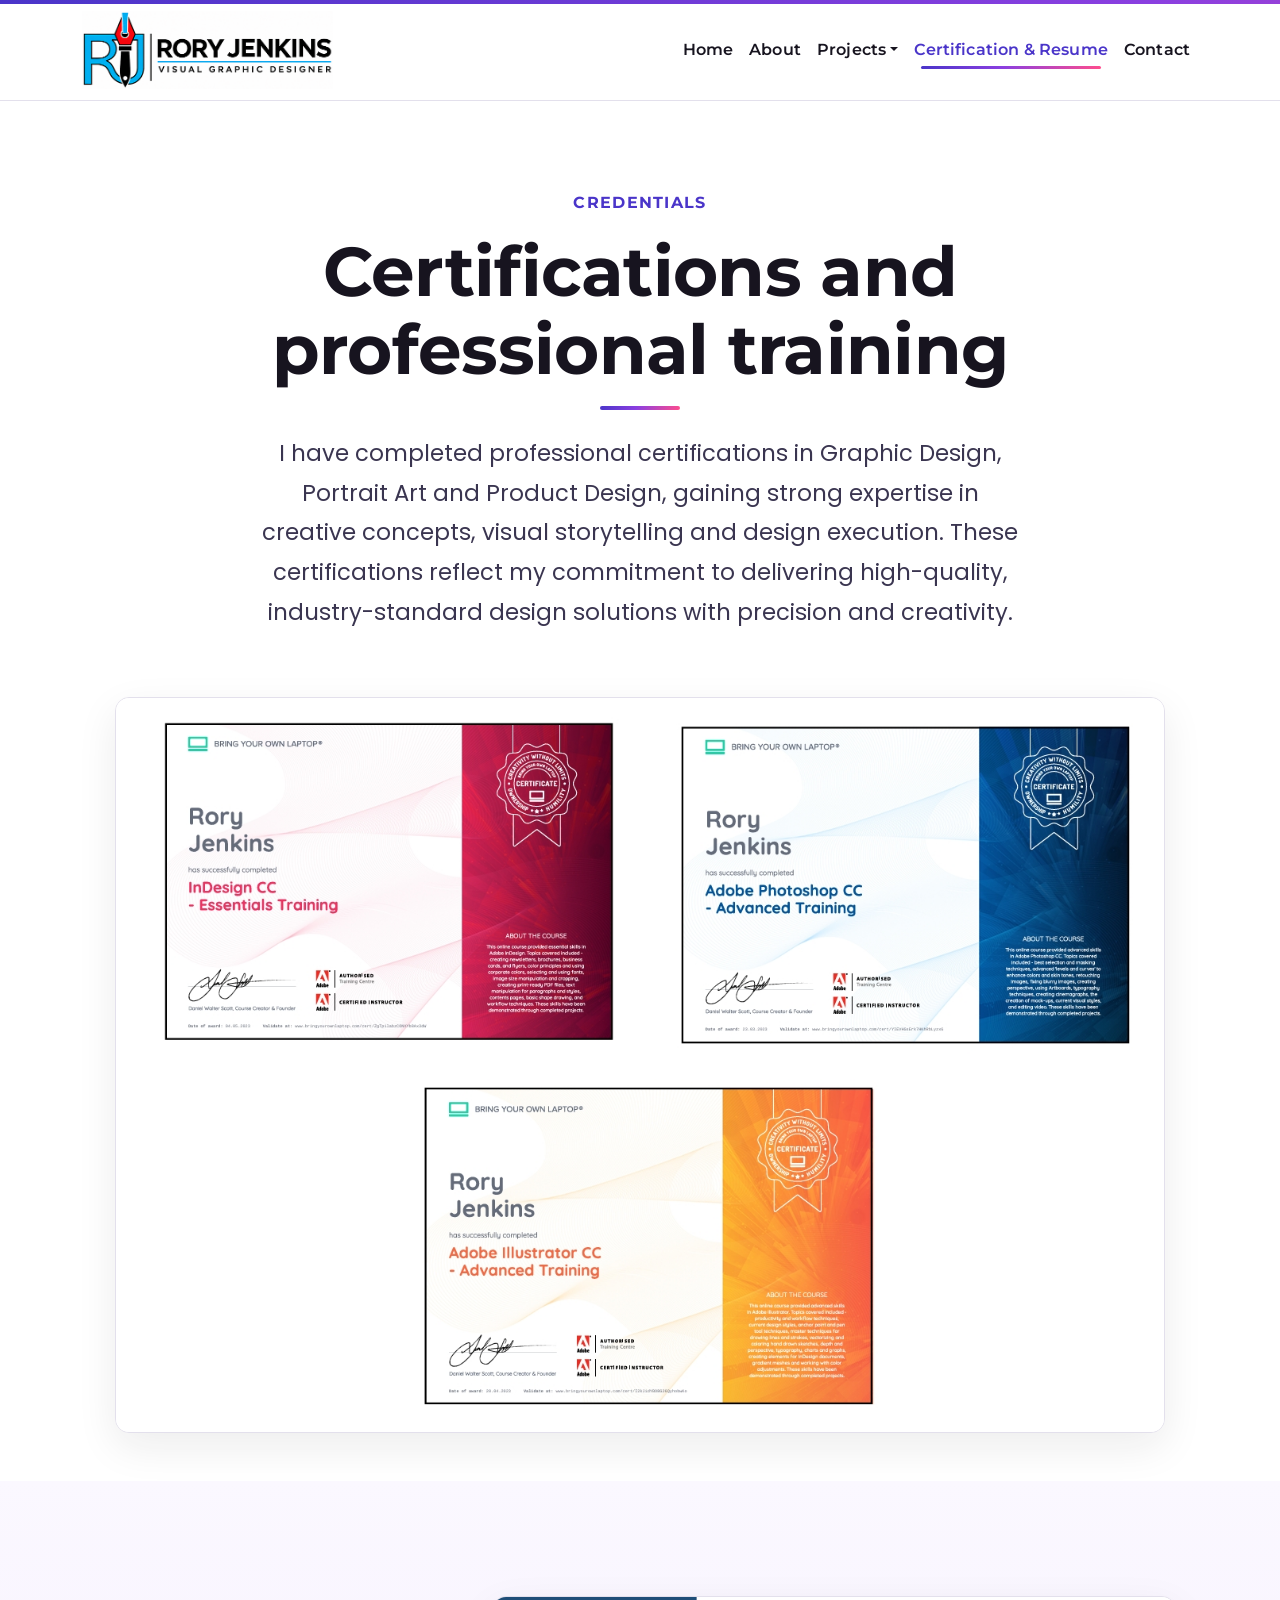
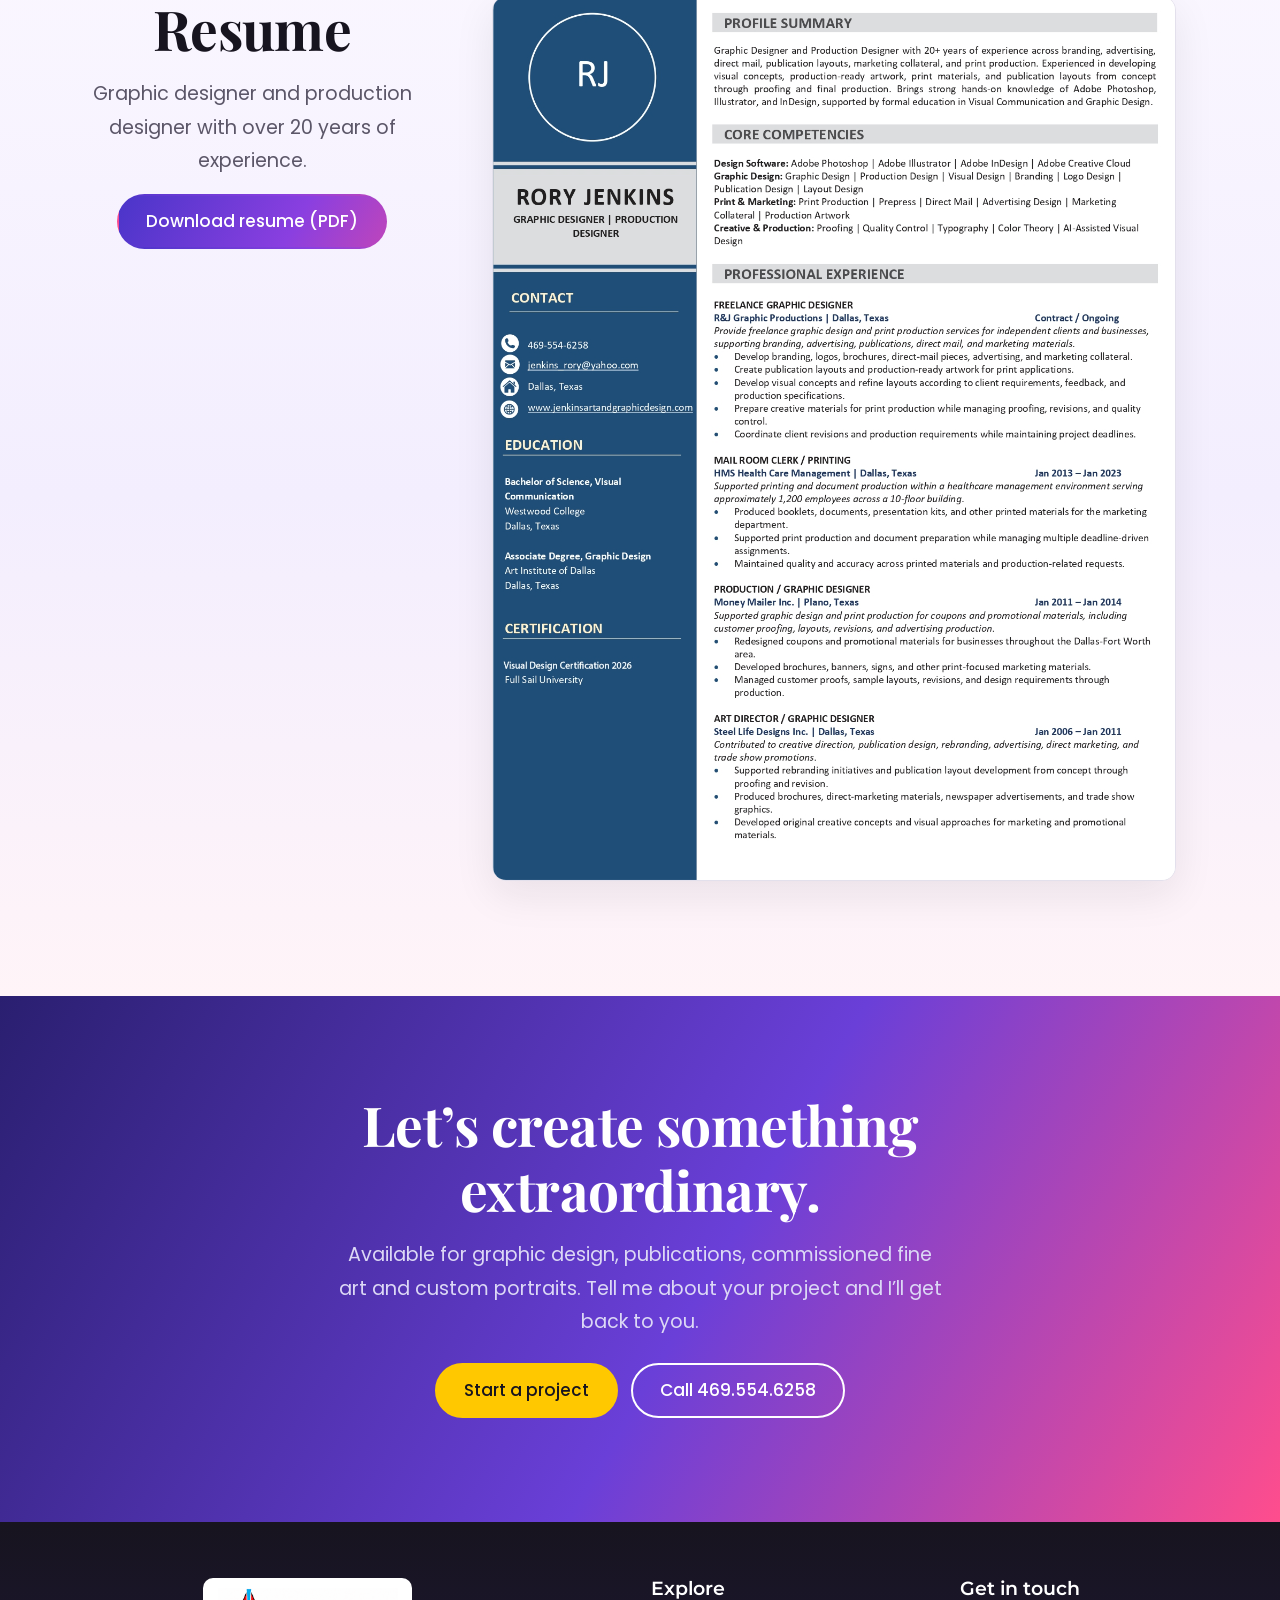
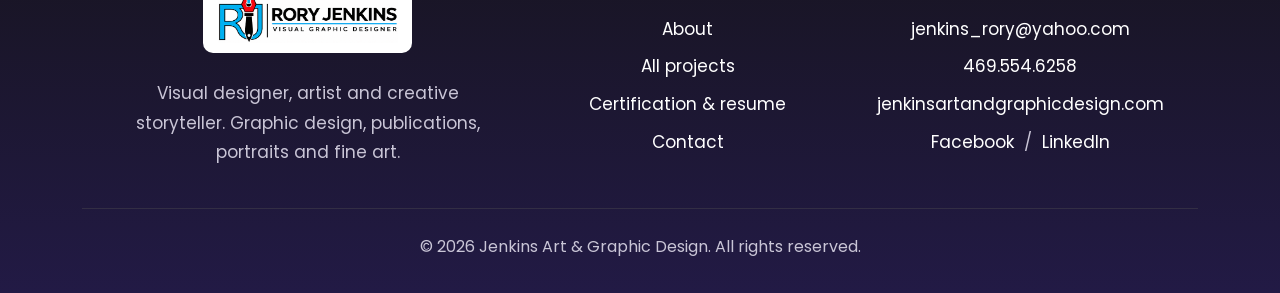
<file: certification.html>
<!DOCTYPE html>
<html lang="en">
<head>
<meta charset="utf-8">
<meta name="viewport" content="width=device-width, initial-scale=1">
<title>Certification and Resume | Rory Jenkins</title>
<meta name="description" content="Professional certifications and resume for Rory Jenkins, visual designer.">
<meta property="og:title" content="Certification and Resume | Rory Jenkins">
<meta property="og:description" content="Professional certifications and resume for Rory Jenkins, visual designer.">
<meta property="og:type" content="website">
<link rel="icon" href="img/favicon.png" type="image/png">
<link href="css/fonts.css" rel="stylesheet">
<link href="vendor/bootstrap.min.css" rel="stylesheet">
<link href="css/style.css?v=20261115-centered" rel="stylesheet">
</head>
<body>
<a class="skip-link" href="#main">Skip to content</a>
<header>
<nav class="navbar navbar-expand-lg site-nav sticky-top" aria-label="Main">
  <div class="container">
    <a class="brand brand-logo" href="index.html" aria-label="Rory Jenkins Visual Graphic Designer, home">
      <img src="img/logo-rory-jenkins.png" width="570" height="177" alt="Rory Jenkins Visual Graphic Designer">
    </a>
    <button class="navbar-toggler" type="button" data-bs-toggle="collapse" data-bs-target="#nav" aria-controls="nav" aria-expanded="false" aria-label="Open menu">
      <span class="navbar-toggler-icon"></span>
    </button>
    <div class="collapse navbar-collapse" id="nav">
      <ul class="navbar-nav ms-auto align-items-lg-center">
        <li class="nav-item"><a class="nav-link" href="index.html">Home</a></li>
        <li class="nav-item"><a class="nav-link" href="about.html">About</a></li>
        <li class="nav-item dropdown">
          <a class="nav-link dropdown-toggle" href="work.html" role="button" data-bs-toggle="dropdown" aria-expanded="false">Projects</a>
          <ul class="dropdown-menu">
            <li><a class="dropdown-item" href="osiris-coffee.html">Osiris Coffee</a></li><li><a class="dropdown-item" href="daybrave-skincare.html">Daybrave Men’s Skincare</a></li><li><a class="dropdown-item" href="culture-magazine.html">CULTURE Magazine</a></li><li><a class="dropdown-item" href="calendar-design.html">2027 HBCU Calendar</a></li><li><a class="dropdown-item" href="poster-design.html">Poster & Print Design</a></li><li><a class="dropdown-item" href="logo-design.html">Logo Design</a></li><li><a class="dropdown-item" href="illustrations.html">Digital Illustration</a></li><li><a class="dropdown-item" href="book-cover.html">Book Cover Design</a></li>
            <li><hr class="dropdown-divider"></li>
            <li><a class="dropdown-item" href="work.html">All projects</a></li>
          </ul>
        </li>
        <li class="nav-item"><a class="nav-link active" aria-current="page" href="certification.html">Certification &amp; Resume</a></li>
        <li class="nav-item"><a class="nav-link" href="contact.html">Contact</a></li>
      </ul>
    </div>
  </div>
</nav>
</header>
<main id="main">

<section class="page-head">
  <div class="container">
    <span class="kicker">Credentials</span>
    <h1>Certifications and professional training</h1>
    <p class="lead-text">I have completed professional certifications in Graphic Design, Portrait Art and Product Design, gaining strong expertise in creative concepts, visual storytelling and design execution. These certifications reflect my commitment to delivering high-quality, industry-standard design solutions with precision and creativity.</p>
  </div>
</section>
<section class="pb-5">
  <div class="container">
    <!-- To use a local copy, save the certificate as img/certificate.jpg and change the src below. -->
    <div class="doc-frame"><img src="img/certification.jpg" width="1319" height="925" alt="Rory Jenkins certification document" loading="lazy"></div>
  </div>
</section>
<section class="section section-tint" id="resume">
  <div class="container">
    <div class="row g-5 align-items-start">
      <div class="col-lg-4">
        <h2>Resume</h2>
        <p class="muted mt-3">Graphic designer and production designer with over 20 years of experience.</p>
        <a class="btn btn-ink" href="files/rory-jenkins-resume.pdf" download>Download resume (PDF)</a>
      </div>
      <div class="col-lg-8">
        <div class="doc-frame"><img src="img/resume.jpg" width="1275" height="1650" alt="Rory Jenkins resume: graphic designer and production designer" loading="lazy"></div>
      </div>
    </div>
  </div>
</section>
<section class="cta-band">
  <div class="container">
    <h2>Let’s create something extraordinary.</h2>
    <p class="mt-3 mb-4">Available for graphic design, publications, commissioned fine art and custom portraits. Tell me about your project and I’ll get back to you.</p>
    <a class="btn btn-sun me-2 mb-2" href="contact.html">Start a project</a>
    <a class="btn btn-line mb-2" style="color:#fff;border-color:#fff" href="tel:+14695546258">Call 469.554.6258</a>
  </div>
</section>
</main>
<footer class="site-footer">
  <div class="container">
    <div class="row g-4">
      <div class="col-lg-5">
        <a class="footer-logo" href="index.html" aria-label="Rory Jenkins, home"><img src="img/logo-rory-jenkins.png" width="570" height="177" alt="Rory Jenkins Visual Graphic Designer"></a>
        <p class="mt-3 mb-0" style="max-width:24rem">Visual designer, artist and creative storyteller. Graphic design, publications, portraits and fine art.</p>
      </div>
      <div class="col-6 col-lg-3">
        <h4>Explore</h4>
        <ul>
          <li><a href="about.html">About</a></li>
          <li><a href="work.html">All projects</a></li>
          <li><a href="certification.html">Certification &amp; resume</a></li>
          <li><a href="contact.html">Contact</a></li>
        </ul>
      </div>
      <div class="col-6 col-lg-4">
        <h4>Get in touch</h4>
        <ul>
          <li><a href="mailto:jenkins_rory@yahoo.com">jenkins_rory@yahoo.com</a></li>
          <li><a href="tel:+14695546258">469.554.6258</a></li>
          <li><a href="https://www.jenkinsartandgraphicdesign.com/" target="_blank" rel="noopener">jenkinsartandgraphicdesign.com</a></li>
          <li><a href="https://web.facebook.com/rory.jenkins.840507/?_rdc=1&amp;_rdr" target="_blank" rel="noopener">Facebook</a> &nbsp;/&nbsp; <a href="https://www.linkedin.com/in/rory-jenkins-483148102" target="_blank" rel="noopener">LinkedIn</a></li>
        </ul>
      </div>
    </div>
    <div class="footer-bottom">&copy; <span data-year>2026</span> Jenkins Art &amp; Graphic Design. All rights reserved.</div>
  </div>
</footer>


<script src="vendor/bootstrap.bundle.min.js"></script>
<script src="js/main.js"></script>
</body>
</html>
</file>
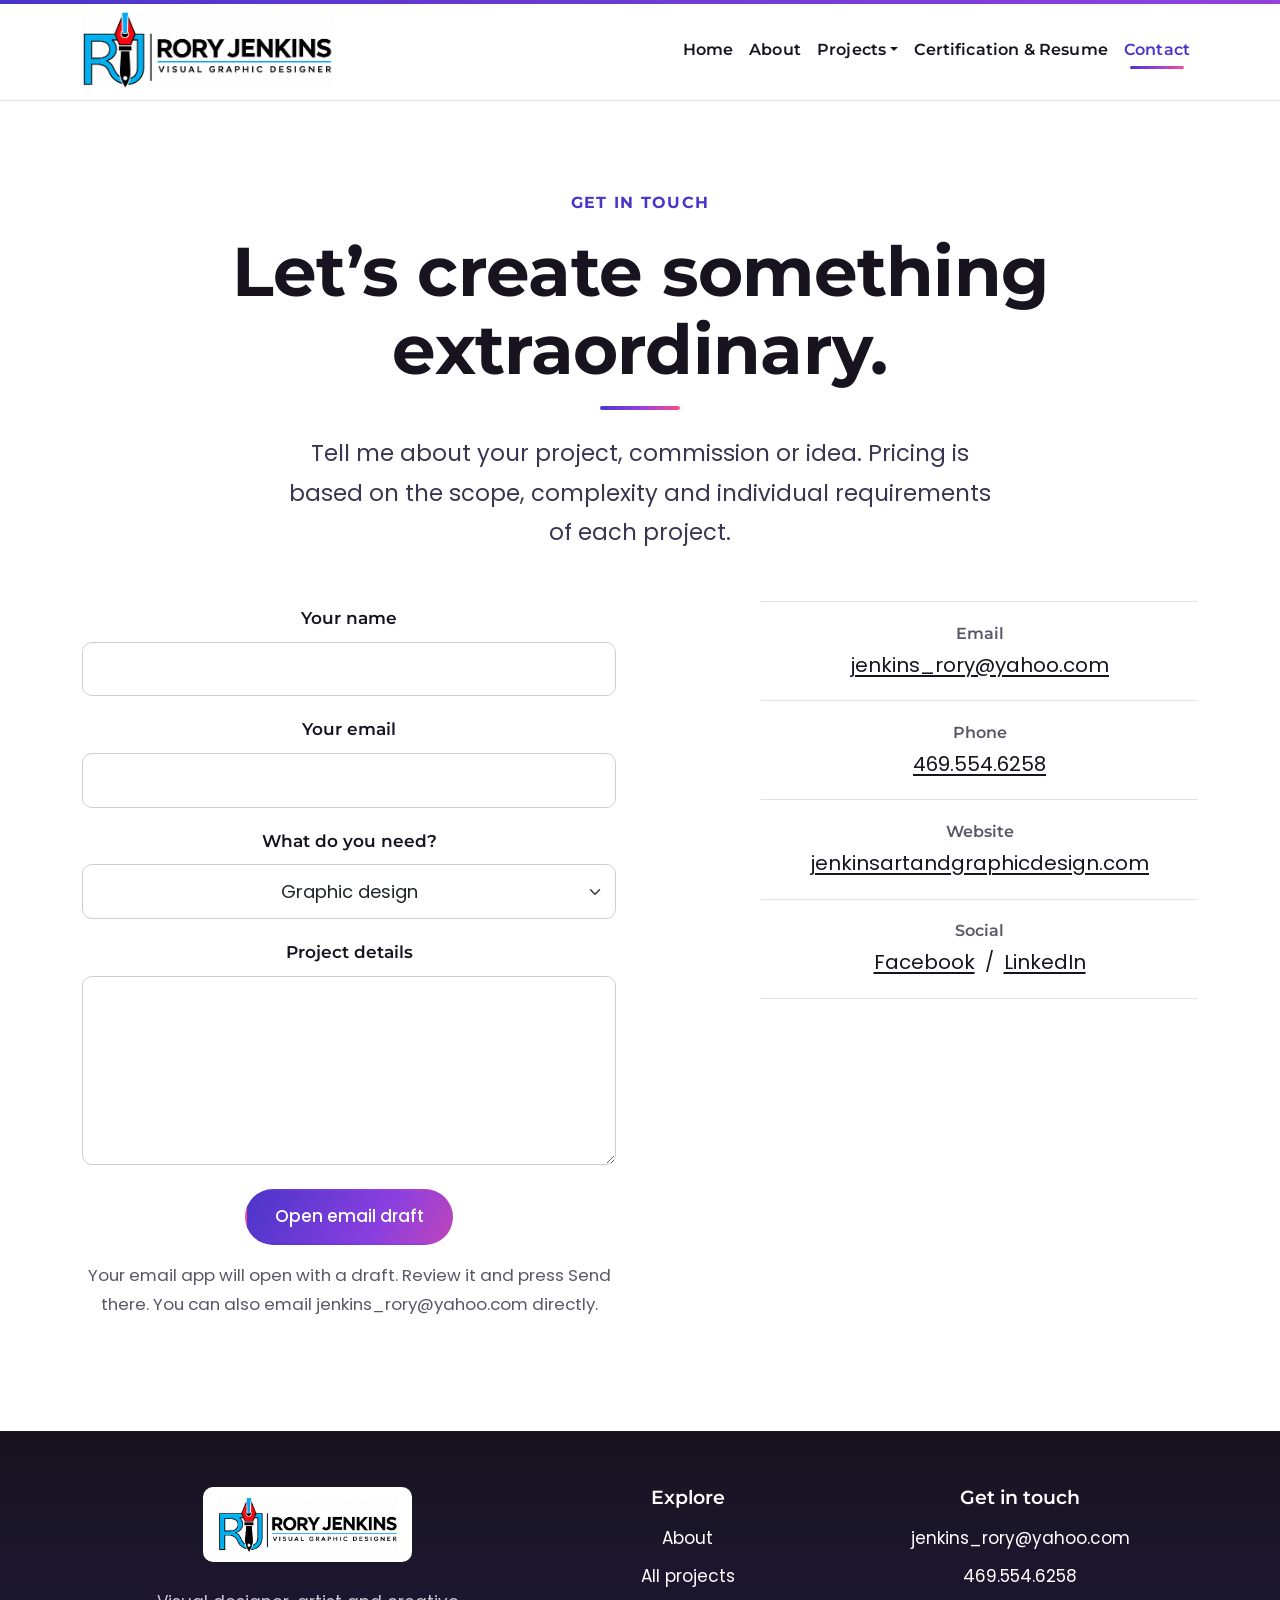
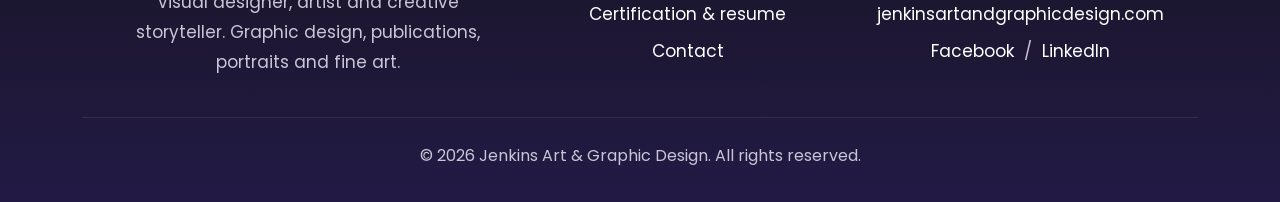
<file: contact.html>
<!DOCTYPE html>
<html lang="en">
<head>
<meta charset="utf-8">
<meta name="viewport" content="width=device-width, initial-scale=1">
<title>Contact | Rory Jenkins</title>
<meta name="description" content="Contact Rory Jenkins for graphic design, publications, commissioned fine art and custom portraits.">
<meta property="og:title" content="Contact | Rory Jenkins">
<meta property="og:description" content="Contact Rory Jenkins for graphic design, publications, commissioned fine art and custom portraits.">
<meta property="og:type" content="website">
<link rel="icon" href="img/favicon.png" type="image/png">
<link href="css/fonts.css" rel="stylesheet">
<link href="vendor/bootstrap.min.css" rel="stylesheet">
<link href="css/style.css?v=20261115-centered" rel="stylesheet">
</head>
<body>
<a class="skip-link" href="#main">Skip to content</a>
<header>
<nav class="navbar navbar-expand-lg site-nav sticky-top" aria-label="Main">
  <div class="container">
    <a class="brand brand-logo" href="index.html" aria-label="Rory Jenkins Visual Graphic Designer, home">
      <img src="img/logo-rory-jenkins.png" width="570" height="177" alt="Rory Jenkins Visual Graphic Designer">
    </a>
    <button class="navbar-toggler" type="button" data-bs-toggle="collapse" data-bs-target="#nav" aria-controls="nav" aria-expanded="false" aria-label="Open menu">
      <span class="navbar-toggler-icon"></span>
    </button>
    <div class="collapse navbar-collapse" id="nav">
      <ul class="navbar-nav ms-auto align-items-lg-center">
        <li class="nav-item"><a class="nav-link" href="index.html">Home</a></li>
        <li class="nav-item"><a class="nav-link" href="about.html">About</a></li>
        <li class="nav-item dropdown">
          <a class="nav-link dropdown-toggle" href="work.html" role="button" data-bs-toggle="dropdown" aria-expanded="false">Projects</a>
          <ul class="dropdown-menu">
            <li><a class="dropdown-item" href="osiris-coffee.html">Osiris Coffee</a></li><li><a class="dropdown-item" href="daybrave-skincare.html">Daybrave Men’s Skincare</a></li><li><a class="dropdown-item" href="culture-magazine.html">CULTURE Magazine</a></li><li><a class="dropdown-item" href="calendar-design.html">2027 HBCU Calendar</a></li><li><a class="dropdown-item" href="poster-design.html">Poster & Print Design</a></li><li><a class="dropdown-item" href="logo-design.html">Logo Design</a></li><li><a class="dropdown-item" href="illustrations.html">Digital Illustration</a></li><li><a class="dropdown-item" href="book-cover.html">Book Cover Design</a></li>
            <li><hr class="dropdown-divider"></li>
            <li><a class="dropdown-item" href="work.html">All projects</a></li>
          </ul>
        </li>
        <li class="nav-item"><a class="nav-link" href="certification.html">Certification &amp; Resume</a></li>
        <li class="nav-item"><a class="nav-link active" aria-current="page" href="contact.html">Contact</a></li>
      </ul>
    </div>
  </div>
</nav>
</header>
<main id="main">

<section class="page-head">
  <div class="container">
    <span class="kicker">Get in touch</span>
    <h1>Let’s create something extraordinary.</h1>
    <div class="prose lead-text">Tell me about your project, commission or idea. Pricing is based on the scope, complexity and individual requirements of each project.</div>
  </div>
</section>
<section class="pb-5 mb-5">
  <div class="container">
    <div class="row g-5">
      <div class="col-lg-6">
        <form id="contact-form">
          <div class="mb-3"><label class="form-label" for="name">Your name</label><input class="form-control" id="name" name="name" type="text" autocomplete="name" required></div>
          <div class="mb-3"><label class="form-label" for="email">Your email</label><input class="form-control" id="email" name="email" type="email" autocomplete="email" required></div>
          <div class="mb-3"><label class="form-label" for="topic">What do you need?</label>
            <select class="form-select" id="topic" name="topic">
              <option>Graphic design</option><option>Publication design</option><option>Brand identity or logo</option><option>Commissioned art or portrait</option><option>Something else</option>
            </select></div>
          <div class="mb-4"><label class="form-label" for="message">Project details</label><textarea class="form-control" id="message" name="message" rows="6" required></textarea></div>
          <button class="btn btn-ink" type="submit">Open email draft</button>
          <p class="muted small mt-3">Your email app will open with a draft. Review it and press Send there. You can also email jenkins_rory@yahoo.com directly.</p>
        </form>
      </div>
      <div class="col-lg-5 offset-lg-1">
        <ul class="contact-list">
          <li><span class="label">Email</span><a href="mailto:jenkins_rory@yahoo.com">jenkins_rory@yahoo.com</a></li>
          <li><span class="label">Phone</span><a href="tel:+14695546258">469.554.6258</a></li>
          <li><span class="label">Website</span><a href="https://www.jenkinsartandgraphicdesign.com/" target="_blank" rel="noopener">jenkinsartandgraphicdesign.com</a></li>
          <li><span class="label">Social</span><a href="https://web.facebook.com/rory.jenkins.840507/?_rdc=1&_rdr" target="_blank" rel="noopener">Facebook</a> &nbsp;/&nbsp; <a href="https://www.linkedin.com/in/rory-jenkins-483148102" target="_blank" rel="noopener">LinkedIn</a></li>
        </ul>
      </div>
    </div>
  </div>
</section>
</main>
<footer class="site-footer">
  <div class="container">
    <div class="row g-4">
      <div class="col-lg-5">
        <a class="footer-logo" href="index.html" aria-label="Rory Jenkins, home"><img src="img/logo-rory-jenkins.png" width="570" height="177" alt="Rory Jenkins Visual Graphic Designer"></a>
        <p class="mt-3 mb-0" style="max-width:24rem">Visual designer, artist and creative storyteller. Graphic design, publications, portraits and fine art.</p>
      </div>
      <div class="col-6 col-lg-3">
        <h4>Explore</h4>
        <ul>
          <li><a href="about.html">About</a></li>
          <li><a href="work.html">All projects</a></li>
          <li><a href="certification.html">Certification &amp; resume</a></li>
          <li><a href="contact.html">Contact</a></li>
        </ul>
      </div>
      <div class="col-6 col-lg-4">
        <h4>Get in touch</h4>
        <ul>
          <li><a href="mailto:jenkins_rory@yahoo.com">jenkins_rory@yahoo.com</a></li>
          <li><a href="tel:+14695546258">469.554.6258</a></li>
          <li><a href="https://www.jenkinsartandgraphicdesign.com/" target="_blank" rel="noopener">jenkinsartandgraphicdesign.com</a></li>
          <li><a href="https://web.facebook.com/rory.jenkins.840507/?_rdc=1&amp;_rdr" target="_blank" rel="noopener">Facebook</a> &nbsp;/&nbsp; <a href="https://www.linkedin.com/in/rory-jenkins-483148102" target="_blank" rel="noopener">LinkedIn</a></li>
        </ul>
      </div>
    </div>
    <div class="footer-bottom">&copy; <span data-year>2026</span> Jenkins Art &amp; Graphic Design. All rights reserved.</div>
  </div>
</footer>


<script src="vendor/bootstrap.bundle.min.js"></script>
<script src="js/main.js"></script>
</body>
</html>
</file>
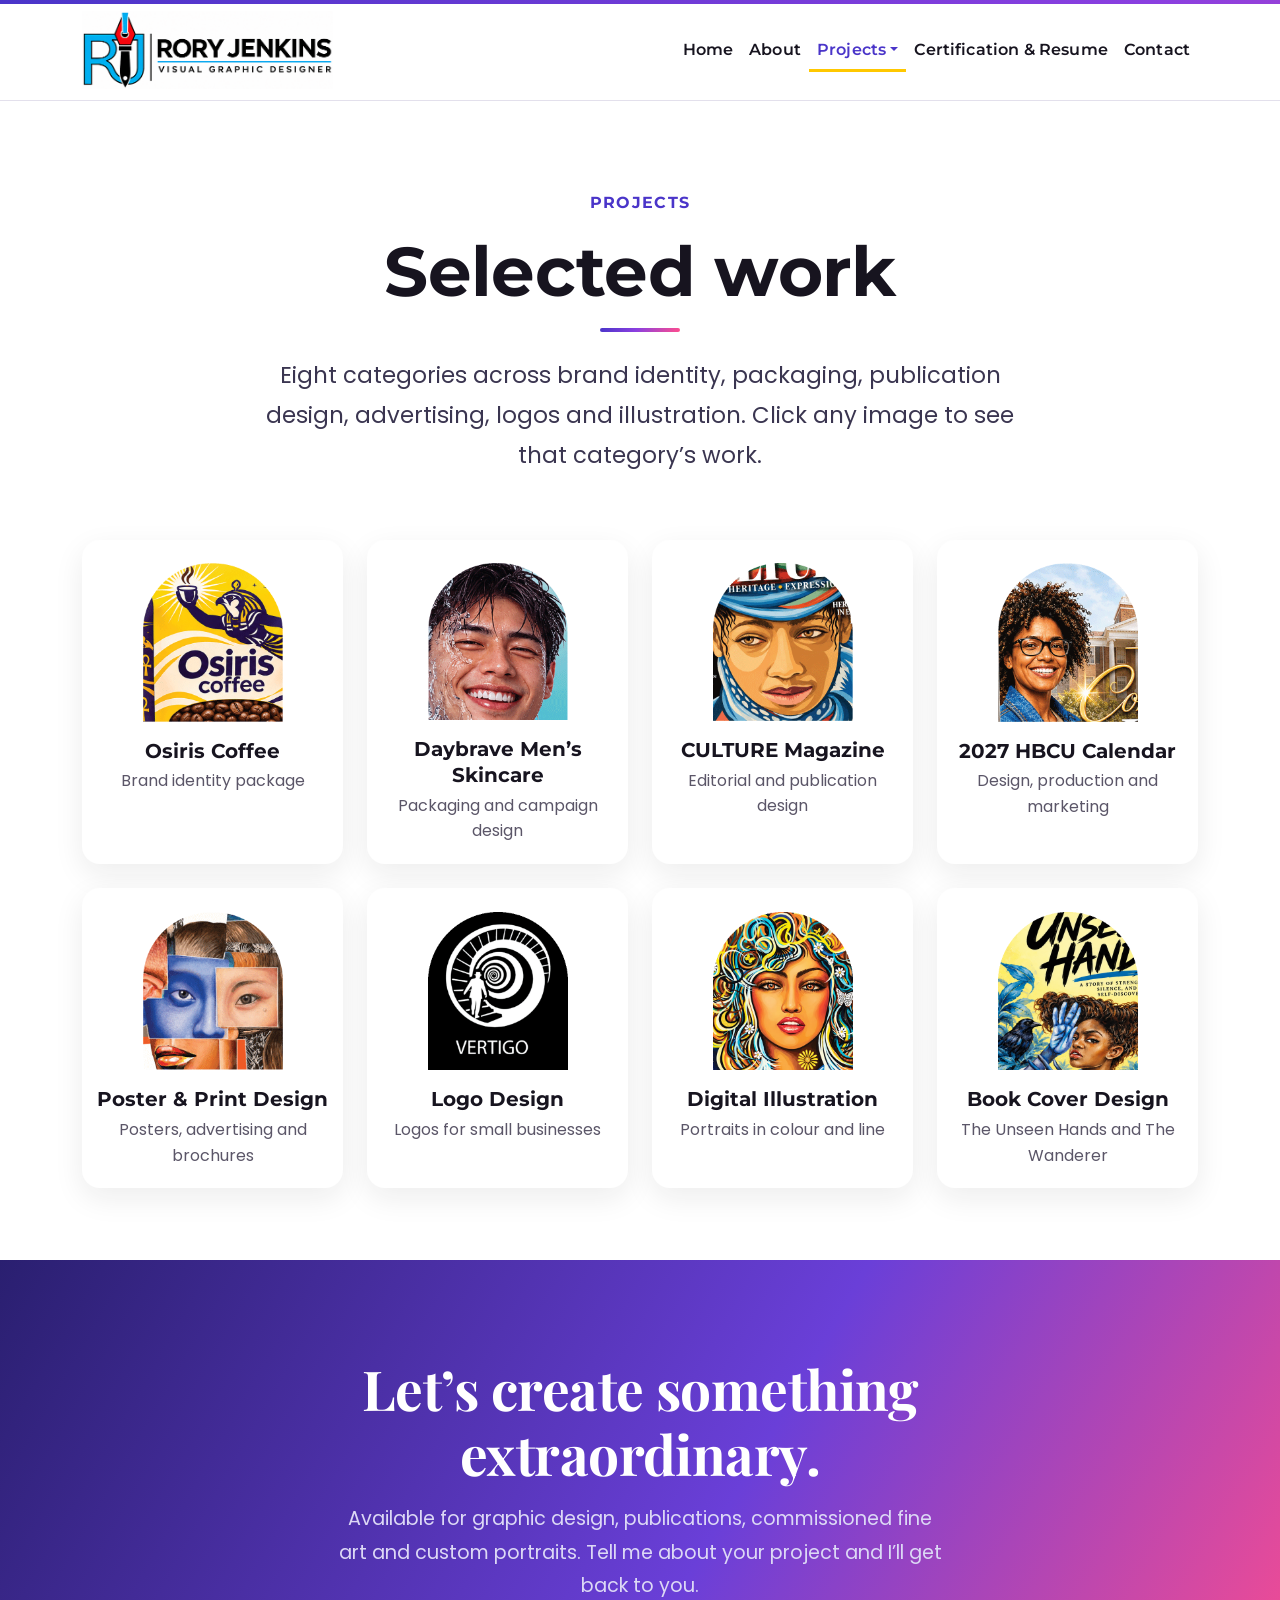
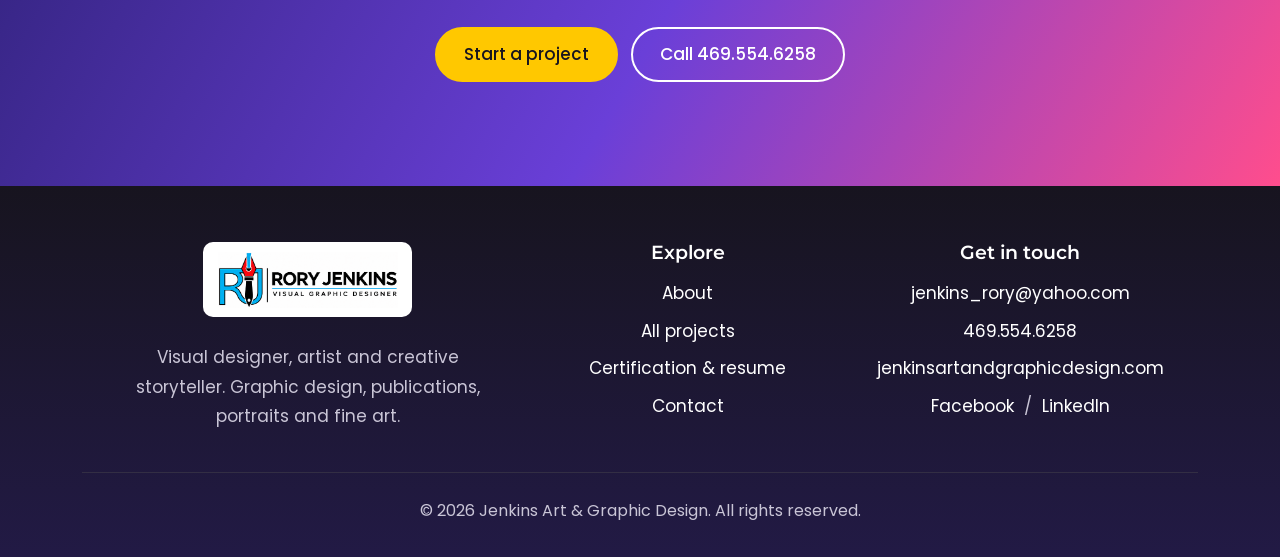
<file: work.html>
<!DOCTYPE html>
<html lang="en">
<head>
<meta charset="utf-8">
<meta name="viewport" content="width=device-width, initial-scale=1">
<title>Projects | Rory Jenkins</title>
<meta name="description" content="All project categories by Rory Jenkins: brand identity, packaging, publications, posters, logos, illustration and fine art.">
<meta property="og:title" content="Projects | Rory Jenkins">
<meta property="og:description" content="All project categories by Rory Jenkins: brand identity, packaging, publications, posters, logos, illustration and fine art.">
<meta property="og:type" content="website">
<link rel="icon" href="img/favicon.png" type="image/png">
<link href="css/fonts.css" rel="stylesheet">
<link href="vendor/bootstrap.min.css" rel="stylesheet">
<link href="css/style.css?v=20261115-centered" rel="stylesheet">
</head>
<body>
<a class="skip-link" href="#main">Skip to content</a>
<header>
<nav class="navbar navbar-expand-lg site-nav sticky-top" aria-label="Main">
  <div class="container">
    <a class="brand brand-logo" href="index.html" aria-label="Rory Jenkins Visual Graphic Designer, home">
      <img src="img/logo-rory-jenkins.png" width="570" height="177" alt="Rory Jenkins Visual Graphic Designer">
    </a>
    <button class="navbar-toggler" type="button" data-bs-toggle="collapse" data-bs-target="#nav" aria-controls="nav" aria-expanded="false" aria-label="Open menu">
      <span class="navbar-toggler-icon"></span>
    </button>
    <div class="collapse navbar-collapse" id="nav">
      <ul class="navbar-nav ms-auto align-items-lg-center">
        <li class="nav-item"><a class="nav-link" href="index.html">Home</a></li>
        <li class="nav-item"><a class="nav-link" href="about.html">About</a></li>
        <li class="nav-item dropdown">
          <a class="nav-link dropdown-toggle active" href="work.html" role="button" data-bs-toggle="dropdown" aria-expanded="false">Projects</a>
          <ul class="dropdown-menu">
            <li><a class="dropdown-item" href="osiris-coffee.html">Osiris Coffee</a></li><li><a class="dropdown-item" href="daybrave-skincare.html">Daybrave Men’s Skincare</a></li><li><a class="dropdown-item" href="culture-magazine.html">CULTURE Magazine</a></li><li><a class="dropdown-item" href="calendar-design.html">2027 HBCU Calendar</a></li><li><a class="dropdown-item" href="poster-design.html">Poster & Print Design</a></li><li><a class="dropdown-item" href="logo-design.html">Logo Design</a></li><li><a class="dropdown-item" href="illustrations.html">Digital Illustration</a></li><li><a class="dropdown-item" href="book-cover.html">Book Cover Design</a></li>
            <li><hr class="dropdown-divider"></li>
            <li><a class="dropdown-item" href="work.html">All projects</a></li>
          </ul>
        </li>
        <li class="nav-item"><a class="nav-link" href="certification.html">Certification &amp; Resume</a></li>
        <li class="nav-item"><a class="nav-link" href="contact.html">Contact</a></li>
      </ul>
    </div>
  </div>
</nav>
</header>
<main id="main">

<section class="page-head">
  <div class="container">
    <span class="kicker">Projects</span>
    <h1>Selected work</h1>
    <p class="lead-text">Eight categories across brand identity, packaging, publication design, advertising, logos and illustration. Click any image to see that category’s work.</p>
  </div>
</section>
<section class="pb-5 mb-4">
  <div class="container">
<div class="row g-4 cat-grid"><div class="col-6 col-lg-3">
  <a class="cat-card" href="osiris-coffee.html" aria-label="View Osiris Coffee">
    <img src="img/cat-osiris.png" width="212" height="240" alt="Osiris Coffee" loading="lazy">
    <h3>Osiris Coffee</h3><span>Brand identity package</span>
  </a>
</div><div class="col-6 col-lg-3">
  <a class="cat-card" href="daybrave-skincare.html" aria-label="View Daybrave Men’s Skincare">
    <img src="img/cat-daybrave.png" width="213" height="239" alt="Daybrave Men’s Skincare" loading="lazy">
    <h3>Daybrave Men’s Skincare</h3><span>Packaging and campaign design</span>
  </a>
</div><div class="col-6 col-lg-3">
  <a class="cat-card" href="culture-magazine.html" aria-label="View CULTURE Magazine">
    <img src="img/cat-culture.png" width="212" height="239" alt="CULTURE Magazine" loading="lazy">
    <h3>CULTURE Magazine</h3><span>Editorial and publication design</span>
  </a>
</div><div class="col-6 col-lg-3">
  <a class="cat-card" href="calendar-design.html" aria-label="View 2027 HBCU Calendar">
    <img src="img/cat-calendar.png" width="212" height="240" alt="2027 HBCU Calendar" loading="lazy">
    <h3>2027 HBCU Calendar</h3><span>Design, production and marketing</span>
  </a>
</div><div class="col-6 col-lg-3">
  <a class="cat-card" href="poster-design.html" aria-label="View Poster &amp; Print Design">
    <img src="img/cat-poster.png" width="212" height="240" alt="Poster &amp; Print Design" loading="lazy">
    <h3>Poster & Print Design</h3><span>Posters, advertising and brochures</span>
  </a>
</div><div class="col-6 col-lg-3">
  <a class="cat-card" href="logo-design.html" aria-label="View Logo Design">
    <img src="img/cat-logos.png" width="424" height="480" alt="Logo Design" loading="lazy">
    <h3>Logo Design</h3><span>Logos for small businesses</span>
  </a>
</div><div class="col-6 col-lg-3">
  <a class="cat-card" href="illustrations.html" aria-label="View Digital Illustration">
    <img src="img/cat-illustrations.png" width="424" height="480" alt="Digital Illustration" loading="lazy">
    <h3>Digital Illustration</h3><span>Portraits in colour and line</span>
  </a>
</div><div class="col-6 col-lg-3">
  <a class="cat-card" href="book-cover.html" aria-label="View Book Cover Design">
    <img src="img/cat-book.png" width="424" height="480" alt="Book Cover Design" loading="lazy">
    <h3>Book Cover Design</h3><span>The Unseen Hands and The Wanderer</span>
  </a>
</div></div>
  </div>
</section>
<!-- <section class="section section-tint">
  <div class="container">
    <div class="section-head"><span class="kicker">Also in the studio</span><h2>Fine art and beverage branding</h2></div>
    <div class="row g-4 g-lg-5 work-grid"><div class="col-sm-6 col-lg-4 work-item" id="beverage" data-cat="brand packaging advertising"><button type="button" class="card-work" data-bs-toggle="modal" data-bs-target="#m-beverage" aria-label="Open project: Sherard Wines and CJ’s Margarita"><div class="thumb"><img src="img/wine-strawberry-sm.jpg" width="511" height="700" alt="Sherard Wines and CJ’s Margarita" loading="lazy"></div>
    <h3>Sherard Wines and CJ’s Margarita</h3><p>Beverage branding and advertising</p></button></div><div class="col-sm-6 col-lg-4 work-item" id="commission" data-cat="art"><button type="button" class="card-work" data-bs-toggle="modal" data-bs-target="#m-commission" aria-label="Open project: Commissioned Family Portrait"><div class="thumb"><img src="img/portrait-commission-sm.jpg" width="700" height="700" alt="Commissioned Family Portrait" loading="lazy"></div>
    <h3>Commissioned Family Portrait</h3><p>Custom portrait painting</p></button></div><div class="col-sm-6 col-lg-4 work-item" id="portraits" data-cat="art"><button type="button" class="card-work" data-bs-toggle="modal" data-bs-target="#m-portraits" aria-label="Open project: Portrait Paintings"><div class="thumb"><img src="img/portrait-tropical-sm.jpg" width="700" height="700" alt="Portrait Paintings" loading="lazy"></div>
    <h3>Portrait Paintings</h3><p>Fine art portraits</p></button></div><div class="col-sm-6 col-lg-4 work-item" id="pets" data-cat="art"><button type="button" class="card-work" data-bs-toggle="modal" data-bs-target="#m-pets" aria-label="Open project: Pet Portraits"><div class="thumb"><img src="img/pet-dog-sm.jpg" width="544" height="700" alt="Pet Portraits" loading="lazy"></div>
    <h3>Pet Portraits</h3><p>Custom pet paintings</p></button></div></div>
  </div>
</section> -->
<section class="cta-band">
  <div class="container">
    <h2>Let’s create something extraordinary.</h2>
    <p class="mt-3 mb-4">Available for graphic design, publications, commissioned fine art and custom portraits. Tell me about your project and I’ll get back to you.</p>
    <a class="btn btn-sun me-2 mb-2" href="contact.html">Start a project</a>
    <a class="btn btn-line mb-2" style="color:#fff;border-color:#fff" href="tel:+14695546258">Call 469.554.6258</a>
  </div>
</section>

</main>
<footer class="site-footer">
  <div class="container">
    <div class="row g-4">
      <div class="col-lg-5">
        <a class="footer-logo" href="index.html" aria-label="Rory Jenkins, home"><img src="img/logo-rory-jenkins.png" width="570" height="177" alt="Rory Jenkins Visual Graphic Designer"></a>
        <p class="mt-3 mb-0" style="max-width:24rem">Visual designer, artist and creative storyteller. Graphic design, publications, portraits and fine art.</p>
      </div>
      <div class="col-6 col-lg-3">
        <h4>Explore</h4>
        <ul>
          <li><a href="about.html">About</a></li>
          <li><a href="work.html">All projects</a></li>
          <li><a href="certification.html">Certification &amp; resume</a></li>
          <li><a href="contact.html">Contact</a></li>
        </ul>
      </div>
      <div class="col-6 col-lg-4">
        <h4>Get in touch</h4>
        <ul>
          <li><a href="mailto:jenkins_rory@yahoo.com">jenkins_rory@yahoo.com</a></li>
          <li><a href="tel:+14695546258">469.554.6258</a></li>
          <li><a href="https://www.jenkinsartandgraphicdesign.com/" target="_blank" rel="noopener">jenkinsartandgraphicdesign.com</a></li>
          <li><a href="https://web.facebook.com/rory.jenkins.840507/?_rdc=1&amp;_rdr" target="_blank" rel="noopener">Facebook</a> &nbsp;/&nbsp; <a href="https://www.linkedin.com/in/rory-jenkins-483148102" target="_blank" rel="noopener">LinkedIn</a></li>
        </ul>
      </div>
    </div>
    <div class="footer-bottom">&copy; <span data-year>2026</span> Jenkins Art &amp; Graphic Design. All rights reserved.</div>
  </div>
</footer>
<div class="modal fade" id="m-beverage" tabindex="-1" aria-labelledby="t-beverage" aria-hidden="true">
  <div class="modal-dialog modal-dialog-centered modal-lg modal-dialog-scrollable">
    <div class="modal-content">
      <div class="modal-header border-0"><h2 class="modal-title fs-4" id="t-beverage">Sherard Wines and CJ’s Margarita</h2><button type="button" class="btn-close" data-bs-dismiss="modal" aria-label="Close"></button></div>
      <div class="modal-body pt-0">
        <div id="c-beverage" class="carousel slide" data-bs-interval="false"><div class="carousel-inner"><div class="carousel-item active"><img src="img/wine-strawberry.jpg" width="864" height="1184" alt="Strawberry Wine poster featuring a Sherard bottle in a strawberry field" loading="lazy"></div><div class="carousel-item"><img src="img/wine-blackberry.jpg" width="432" height="540" alt="Sherard Family Cellars blackberry wine advertisement" loading="lazy"></div><div class="carousel-item"><img src="img/wine-peanut.jpg" width="864" height="1184" alt="Peanut Butter Wine advertisement with two glasses by a fireplace" loading="lazy"></div><div class="carousel-item"><img src="img/wine-label.jpg" width="1400" height="1500" alt="Sherard Strawberry Wine round label in red and cream" loading="lazy"></div><div class="carousel-item"><img src="img/wine-label-2.jpg" width="1024" height="1536" alt="Sherard Strawberry Wine vintage-style label" loading="lazy"></div><div class="carousel-item"><img src="img/margarita-sign.jpg" width="1067" height="1600" alt="CJ’s Famous Margarita sign in black and lime green" loading="lazy"></div></div><button class="carousel-control-prev" type="button" data-bs-target="#c-beverage" data-bs-slide="prev"><span class="carousel-control-prev-icon" aria-hidden="true"></span><span class="visually-hidden">Previous</span></button>
<button class="carousel-control-next" type="button" data-bs-target="#c-beverage" data-bs-slide="next"><span class="carousel-control-next-icon" aria-hidden="true"></span><span class="visually-hidden">Next</span></button></div>
        <p class="mt-4 mb-0 muted">Label, poster and signage concepts for Sherard wines and CJ’s Famous Margarita.</p>
      </div>
    </div>
  </div>
</div><div class="modal fade" id="m-commission" tabindex="-1" aria-labelledby="t-commission" aria-hidden="true">
  <div class="modal-dialog modal-dialog-centered modal-lg modal-dialog-scrollable">
    <div class="modal-content">
      <div class="modal-header border-0"><h2 class="modal-title fs-4" id="t-commission">Commissioned Family Portrait</h2><button type="button" class="btn-close" data-bs-dismiss="modal" aria-label="Close"></button></div>
      <div class="modal-body pt-0">
        <div id="c-commission" class="carousel slide" data-bs-interval="false"><div class="carousel-inner"><div class="carousel-item active"><img src="img/portrait-commission.jpg" width="1600" height="1600" alt="Painted family portrait of three people with a woman in a red gown" loading="lazy"></div><div class="carousel-item"><img src="img/portrait-event.jpg" width="1290" height="1111" alt="The portrait being presented at the client’s event" loading="lazy"></div></div><button class="carousel-control-prev" type="button" data-bs-target="#c-commission" data-bs-slide="prev"><span class="carousel-control-prev-icon" aria-hidden="true"></span><span class="visually-hidden">Previous</span></button>
<button class="carousel-control-next" type="button" data-bs-target="#c-commission" data-bs-slide="next"><span class="carousel-control-next-icon" aria-hidden="true"></span><span class="visually-hidden">Next</span></button></div>
        <p class="mt-4 mb-0 muted">A custom portrait painted for a client celebration, shown with the finished piece being presented at the event.</p>
      </div>
    </div>
  </div>
</div><div class="modal fade" id="m-portraits" tabindex="-1" aria-labelledby="t-portraits" aria-hidden="true">
  <div class="modal-dialog modal-dialog-centered modal-lg modal-dialog-scrollable">
    <div class="modal-content">
      <div class="modal-header border-0"><h2 class="modal-title fs-4" id="t-portraits">Portrait Paintings</h2><button type="button" class="btn-close" data-bs-dismiss="modal" aria-label="Close"></button></div>
      <div class="modal-body pt-0">
        <div id="c-portraits" class="carousel slide" data-bs-interval="false"><div class="carousel-inner"><div class="carousel-item active"><img src="img/portrait-tropical.jpg" width="1600" height="1600" alt="Painting of a woman in a blue head wrap and yellow hoop earrings" loading="lazy"></div><div class="carousel-item"><img src="img/culture-portrait.jpg" width="1284" height="1600" alt="Oil painting of a man in a navy beret" loading="lazy"></div><div class="carousel-item"><img src="img/portrait-girl.jpg" width="1536" height="1024" alt="Painting of a young woman reaching through blue foliage with crows" loading="lazy"></div><div class="carousel-item"><img src="img/portrait-room.jpg" width="1297" height="1600" alt="Portrait painting of a woman in a head wrap hanging in a living room" loading="lazy"></div></div><button class="carousel-control-prev" type="button" data-bs-target="#c-portraits" data-bs-slide="prev"><span class="carousel-control-prev-icon" aria-hidden="true"></span><span class="visually-hidden">Previous</span></button>
<button class="carousel-control-next" type="button" data-bs-target="#c-portraits" data-bs-slide="next"><span class="carousel-control-next-icon" aria-hidden="true"></span><span class="visually-hidden">Next</span></button></div>
        <p class="mt-4 mb-0 muted">Hand-painted portraits that bring colour, texture and character to the surface.</p>
      </div>
    </div>
  </div>
</div><div class="modal fade" id="m-pets" tabindex="-1" aria-labelledby="t-pets" aria-hidden="true">
  <div class="modal-dialog modal-dialog-centered modal-lg modal-dialog-scrollable">
    <div class="modal-content">
      <div class="modal-header border-0"><h2 class="modal-title fs-4" id="t-pets">Pet Portraits</h2><button type="button" class="btn-close" data-bs-dismiss="modal" aria-label="Close"></button></div>
      <div class="modal-body pt-0">
        <div id="c-pets" class="carousel slide" data-bs-interval="false"><div class="carousel-inner"><div class="carousel-item active"><img src="img/pet-dog.jpg" width="1008" height="1296" alt="Pug portrait painting displayed above a wooden shelf" loading="lazy"></div><div class="carousel-item"><img src="img/pet-dogs.jpg" width="1440" height="1152" alt="Three French bulldogs painted on a warm taupe background" loading="lazy"></div><div class="carousel-item"><img src="img/pet-cat.jpg" width="1008" height="1296" alt="Cat portrait painting hanging above a bed" loading="lazy"></div></div><button class="carousel-control-prev" type="button" data-bs-target="#c-pets" data-bs-slide="prev"><span class="carousel-control-prev-icon" aria-hidden="true"></span><span class="visually-hidden">Previous</span></button>
<button class="carousel-control-next" type="button" data-bs-target="#c-pets" data-bs-slide="next"><span class="carousel-control-next-icon" aria-hidden="true"></span><span class="visually-hidden">Next</span></button></div>
        <p class="mt-4 mb-0 muted">Custom pet portraits, painted to capture personality as well as likeness.</p>
      </div>
    </div>
  </div>
</div><script src="vendor/bootstrap.bundle.min.js"></script>
<script src="js/main.js"></script>
</body>
</html>
</file>
<file: css/fonts.css>
@font-face {
  font-family: 'Montserrat';
  font-style: normal;
  font-weight: 400;
  font-display: swap;
  src: url(../fonts/montserrat-normal-400.ttf) format('truetype');
}
@font-face {
  font-family: 'Montserrat';
  font-style: normal;
  font-weight: 500;
  font-display: swap;
  src: url(../fonts/montserrat-normal-500.ttf) format('truetype');
}
@font-face {
  font-family: 'Montserrat';
  font-style: normal;
  font-weight: 600;
  font-display: swap;
  src: url(../fonts/montserrat-normal-600.ttf) format('truetype');
}
@font-face {
  font-family: 'Montserrat';
  font-style: normal;
  font-weight: 700;
  font-display: swap;
  src: url(../fonts/montserrat-normal-700.ttf) format('truetype');
}
@font-face {
  font-family: 'Montserrat';
  font-style: normal;
  font-weight: 800;
  font-display: swap;
  src: url(../fonts/montserrat-normal-800.ttf) format('truetype');
}
@font-face {
  font-family: 'Playfair Display';
  font-style: italic;
  font-weight: 500;
  font-display: swap;
  src: url(../fonts/playfair-display-italic-500.ttf) format('truetype');
}
@font-face {
  font-family: 'Playfair Display';
  font-style: italic;
  font-weight: 600;
  font-display: swap;
  src: url(../fonts/playfair-display-italic-600.ttf) format('truetype');
}
@font-face {
  font-family: 'Playfair Display';
  font-style: normal;
  font-weight: 500;
  font-display: swap;
  src: url(../fonts/playfair-display-normal-500.ttf) format('truetype');
}
@font-face {
  font-family: 'Playfair Display';
  font-style: normal;
  font-weight: 600;
  font-display: swap;
  src: url(../fonts/playfair-display-normal-600.ttf) format('truetype');
}
@font-face {
  font-family: 'Playfair Display';
  font-style: normal;
  font-weight: 700;
  font-display: swap;
  src: url(../fonts/playfair-display-normal-700.ttf) format('truetype');
}
@font-face {
  font-family: 'Poppins';
  font-style: normal;
  font-weight: 400;
  font-display: swap;
  src: url(../fonts/poppins-normal-400.ttf) format('truetype');
}
@font-face {
  font-family: 'Poppins';
  font-style: normal;
  font-weight: 500;
  font-display: swap;
  src: url(../fonts/poppins-normal-500.ttf) format('truetype');
}
@font-face {
  font-family: 'Poppins';
  font-style: normal;
  font-weight: 600;
  font-display: swap;
  src: url(../fonts/poppins-normal-600.ttf) format('truetype');
}
@font-face {
  font-family: 'Poppins';
  font-style: normal;
  font-weight: 700;
  font-display: swap;
  src: url(../fonts/poppins-normal-700.ttf) format('truetype');
}
</file>
<file: css/style.css>
/* Rory Jenkins — Visual Designer
   Built on Bootstrap 5.3. Edit colours and fonts in the :root block below. */

:root {
  --ink: #17141f;
  --muted: #5b5668;
  --paper: #ffffff;
  --surface: #f5f4f9;
  --line: #e3e0ec;
  --violet: #3a2c8f;
  --violet-dark: #2a1f70;
  --sun: #f5c518;
  /* Three families throughout: Montserrat, Poppins and Playfair Display.
     System fonts below are fallbacks only. Font files and licenses are local. */
  --font-ui: "Montserrat", "Helvetica Neue", Arial, sans-serif;
  --font-body: "Poppins", "Helvetica Neue", Arial, sans-serif;
  --font-head: "Playfair Display", Georgia, serif;
  --font-hero: var(--font-ui);
  --font-btn: var(--font-body);
  --font-art: var(--font-head);
  --font-display: var(--font-ui);
}

html { scroll-behavior: smooth; scroll-padding-top: 90px; }
body {
  font-family: var(--font-body);
  font-size: 1.125rem;
  line-height: 1.7;
  color: var(--ink);
  background: var(--paper);
  -webkit-font-smoothing: antialiased;
}
img { max-width: 100%; height: auto; display: block; }
a { color: var(--violet); text-underline-offset: 3px; }
a:hover { color: var(--violet-dark); }

h1, h2, h3, h4, .display-font {
  font-family: var(--font-display);
  font-weight: 700;
  letter-spacing: -0.02em;
  line-height: 1.08;
  color: var(--ink);
}
h1 { font-size: clamp(2.6rem, 6.2vw, 5rem); }
h2 { font-size: clamp(2rem, 4vw, 3rem); }
h3 { font-size: clamp(1.35rem, 2.2vw, 1.75rem); letter-spacing: -0.01em; }
.lead-text { font-size: 1.25rem; color: var(--muted); max-width: 38rem; }
.prose { max-width: 40rem; }
.muted { color: var(--muted); }

:focus-visible { outline: 3px solid var(--violet); outline-offset: 3px; border-radius: 2px; }
.skip-link {
  position: absolute; left: -999px; top: 8px; background: var(--ink); color: #fff;
  padding: .5rem 1rem; z-index: 2000; border-radius: 4px;
}
.skip-link:focus { left: 8px; color: #fff; }



/* ---------- Buttons ---------- */
.btn { font-family: var(--font-display); font-weight: 600; border-radius: 999px; padding: .8rem 1.7rem; font-size: 1rem; letter-spacing: 0; }
.btn-ink { background: var(--ink); color: #fff; border: 2px solid var(--ink); }
.btn-ink:hover, .btn-ink:focus { background: var(--violet); border-color: var(--violet); color: #fff; }
.btn-line { background: transparent; color: var(--ink); border: 2px solid var(--ink); }
.btn-line:hover, .btn-line:focus { background: var(--ink); color: #fff; }
.btn-sun { background: var(--sun); color: var(--ink); border: 2px solid var(--sun); }
.btn-sun:hover { background: #ffd84a; border-color: #ffd84a; color: var(--ink); }

/* ---------- Navigation ---------- */
.site-nav {
  background: rgba(255,255,255,.96);
  backdrop-filter: blur(8px);
  border-bottom: 1px solid var(--line);
  padding: .9rem 0;
}
.brand { display: inline-flex; flex-direction: column; text-decoration: none; line-height: 1.1; }
.brand-name { font-family: var(--font-display); font-weight: 800; font-size: 1.45rem; letter-spacing: -0.03em; color: var(--ink); }
.brand-sub { font-size: .8rem; color: var(--muted); margin-top: 2px; font-family: var(--font-display); }
.brand:hover .brand-name { color: var(--violet); }
.site-nav .nav-link {
  font-family: var(--font-display); font-weight: 500; font-size: 1rem;
  color: var(--ink); padding: .5rem .9rem;
}
.site-nav .nav-link:hover { color: var(--violet); }
.site-nav .nav-link.active { color: var(--violet); box-shadow: inset 0 -3px 0 var(--sun); }
.site-nav .dropdown-menu { border: 1px solid var(--line); border-radius: 12px; padding: .5rem; box-shadow: 0 12px 30px rgba(23,20,31,.12); }
.site-nav .dropdown-item { font-family: var(--font-display); border-radius: 8px; padding: .55rem .9rem; }
.site-nav .dropdown-item:hover { background: var(--surface); color: var(--violet); }
.navbar-toggler { border: 0; }
.navbar-toggler:focus { box-shadow: none; outline: 3px solid var(--violet); }

/* ---------- Sections ---------- */
.section { padding: clamp(4rem, 9vw, 7.5rem) 0; }
.section-tint { background: var(--surface); }
.section-head { margin-bottom: clamp(2rem, 5vw, 3.5rem); }
.kicker { font-family: var(--font-display); font-weight: 600; font-size: .95rem; color: var(--violet); margin-bottom: .75rem; display: block; }

/* ---------- Hero ---------- */
.hero { padding: clamp(2.5rem, 6vw, 5rem) 0 clamp(4rem, 8vw, 6.5rem); overflow: hidden; }
.hero-role { font-family: var(--font-display); font-weight: 600; color: var(--violet); font-size: 1.1rem; margin-bottom: 1.25rem; display: flex; align-items: center; gap: .6rem; }
.hero-role::before { content: ""; width: 2.5rem; height: 3px; background: var(--sun); }
.hero h1 { margin-bottom: 1.5rem; }
.hero-sub { font-family: var(--font-display); font-weight: 600; font-size: clamp(1.15rem, 2vw, 1.5rem); margin-bottom: 1rem; letter-spacing: -0.01em; }
.hero-art { position: relative; padding: 0 0 2rem 2rem; }
.hero-art::before {
  content: ""; position: absolute; inset: 2rem 2rem 0 0; background: var(--sun); border-radius: 6px;
}
.hero-art img { position: relative; border-radius: 6px; box-shadow: 0 24px 60px rgba(23,20,31,.22); width: 100%; }
.hero-art .hero-inset {
  position: absolute; width: 34%; left: -2%; bottom: 0; z-index: 2;
  border: 6px solid #fff; border-radius: 6px; box-shadow: 0 14px 34px rgba(23,20,31,.25);
}

/* hero entrance (the one orchestrated moment) */
@keyframes rise { from { opacity: 0; transform: translateY(18px); } to { opacity: 1; transform: none; } }
.hero .reveal { opacity: 0; animation: rise .8s cubic-bezier(.2,.7,.2,1) forwards; }
.hero .reveal:nth-child(2) { animation-delay: .08s; }
.hero .reveal:nth-child(3) { animation-delay: .16s; }
.hero .reveal:nth-child(4) { animation-delay: .24s; }
.hero .reveal:nth-child(5) { animation-delay: .32s; }
.hero .hero-art { opacity: 0; animation: rise 1s .15s cubic-bezier(.2,.7,.2,1) forwards; }

/* ---------- About / stats ---------- */
.about-img { border-radius: 6px; width: 100%; object-fit: cover; aspect-ratio: 4/5; }
.stats { display: flex; flex-wrap: wrap; gap: 2rem 3rem; margin-top: 2.25rem; padding-top: 2rem; border-top: 1px solid var(--line); }
.stat-num { font-family: var(--font-display); font-weight: 800; font-size: 2.6rem; line-height: 1; letter-spacing: -0.03em; }
.stat-label { color: var(--muted); font-size: 1rem; margin-top: .35rem; }

/* ---------- Feature rows (home) ---------- */
.feature { padding: clamp(3rem, 6vw, 5rem) 0; border-top: 1px solid var(--line); }
.feature:first-of-type { border-top: 0; }
.feature-media { background: var(--surface); border-radius: 8px; padding: clamp(1rem, 3vw, 2rem); display: block; }
.feature-media img { width: 100%; border-radius: 4px; }
.feature h3 { margin-bottom: 1rem; font-size: clamp(1.8rem, 3.4vw, 2.6rem); }
.text-link { font-family: var(--font-display); font-weight: 600; text-decoration: none; border-bottom: 3px solid var(--sun); color: var(--ink); padding-bottom: 2px; }
.text-link:hover { color: var(--violet); border-color: var(--violet); }

/* ---------- Project cards (grid) ---------- */
.work-grid { --gap: 1.5rem; }
.card-work { display: block; text-decoration: none; color: inherit; height: 100%; background: none; border: 0; padding: 0; text-align: left; width: 100%; }
.card-work .thumb { background: var(--surface); border-radius: 8px; overflow: hidden; aspect-ratio: 4/3; display: flex; align-items: center; justify-content: center; }
.card-work .thumb img { width: 100%; height: 100%; object-fit: cover; transition: transform .5s ease; }
.card-work:hover .thumb img { transform: scale(1.04); }
.card-work .thumb.contain img { object-fit: contain; padding: 6%; }
.card-work h3 { font-size: 1.3rem; margin: 1rem 0 .25rem; }
.card-work p { color: var(--muted); font-size: 1rem; margin: 0; line-height: 1.5; }
.card-work:hover h3 { color: var(--violet); }

.filters { display: flex; flex-wrap: wrap; gap: .6rem; margin-bottom: 2.5rem; }
.filter-btn { font-family: var(--font-display); font-weight: 500; background: transparent; border: 1.5px solid var(--line); color: var(--ink); border-radius: 999px; padding: .5rem 1.2rem; font-size: .98rem; }
.filter-btn:hover { border-color: var(--ink); }
.filter-btn[aria-pressed="true"] { background: var(--ink); color: #fff; border-color: var(--ink); }
.work-item[hidden] { display: none !important; }

/* ---------- Page header (inner pages) ---------- */
.page-head { padding: clamp(3rem, 7vw, 5.5rem) 0 clamp(2rem, 4vw, 3rem); }
.page-head h1 { font-size: clamp(2.4rem, 5.5vw, 4.2rem); margin-bottom: 1.25rem; }
.meta { display: flex; flex-wrap: wrap; gap: 1rem 3rem; margin-top: 2rem; padding-top: 1.5rem; border-top: 1px solid var(--line); }
.meta dt { font-family: var(--font-display); font-weight: 600; font-size: .9rem; color: var(--muted); }
.meta dd { margin: 0; font-size: 1.05rem; }

/* ---------- Gallery ---------- */
.gallery-item { margin: 0; }
.gallery-item .frame { background: var(--surface); border-radius: 8px; overflow: hidden; display: block; width: 100%; padding: 0; border: 0; cursor: zoom-in; }
.gallery-item img { width: 100%; }
.gallery-item figcaption { font-size: .98rem; color: var(--muted); margin-top: .65rem; line-height: 1.45; }
.frame.pad { padding: clamp(.75rem, 2vw, 1.5rem); }
.lightbox .modal-content { background: transparent; border: 0; }
.lightbox .modal-body { padding: 0; text-align: center; }
.lightbox img { max-height: 84vh; width: auto; max-width: 100%; margin: 0 auto; border-radius: 6px; background: #fff; }
.lightbox .lb-caption { color: #fff; margin-top: .75rem; font-size: 1rem; }
.lightbox .btn-close { position: absolute; top: -2.4rem; right: 0; filter: invert(1); opacity: 1; }

.pull { font-family: var(--font-display); font-weight: 600; font-size: clamp(1.4rem, 2.6vw, 2rem); line-height: 1.25; letter-spacing: -0.015em; max-width: 44rem; }

.next-project { display: block; text-decoration: none; padding: 3rem 0; border-top: 1px solid var(--line); color: var(--ink); }
.next-project span { font-family: var(--font-display); font-size: .95rem; color: var(--muted); display: block; }
.next-project strong { font-family: var(--font-display); font-size: clamp(1.8rem, 4vw, 3rem); letter-spacing: -0.02em; }
.next-project:hover strong { color: var(--violet); }

/* ---------- Modal (project details) ---------- */
.modal-content { border-radius: 12px; border: 0; }
.modal-title { font-family: var(--font-display); font-weight: 700; }
.carousel-inner { background: var(--surface); border-radius: 8px; }
.carousel-item img { width: 100%; max-height: 62vh; object-fit: contain; padding: 1rem; }
.carousel-control-prev-icon, .carousel-control-next-icon { filter: invert(1); background-color: rgba(0,0,0,.0); }
.carousel-control-prev, .carousel-control-next { width: 12%; }
.carousel-control-prev-icon, .carousel-control-next-icon { background-color: rgba(23,20,31,.75); border-radius: 50%; background-size: 55%; width: 2.6rem; height: 2.6rem; filter: none; }

/* ---------- Certification / resume ---------- */
.doc-frame { border: 1px solid var(--line); border-radius: 8px; overflow: hidden; background: #fff; box-shadow: 0 14px 40px rgba(23,20,31,.08); }
.doc-frame img { width: 100%; }

/* ---------- Contact ---------- */
.contact-list { list-style: none; padding: 0; margin: 0; }
.contact-list li { padding: 1.1rem 0; border-top: 1px solid var(--line); }
.contact-list li:last-child { border-bottom: 1px solid var(--line); }
.contact-list .label { font-family: var(--font-display); font-weight: 600; font-size: .92rem; color: var(--muted); display: block; }
.contact-list a { color: var(--ink); font-size: 1.15rem; word-break: break-word; }
.contact-list a:hover { color: var(--violet); }
.form-label { font-family: var(--font-display); font-weight: 600; font-size: .98rem; }
.form-control, .form-select { border: 1.5px solid #cfcbdb; border-radius: 10px; padding: .8rem 1rem; font-family: var(--font-body); font-size: 1.05rem; }
.form-control:focus, .form-select:focus { border-color: var(--violet); box-shadow: 0 0 0 .2rem rgba(58,44,143,.18); }

.cta-band { background: var(--violet); color: #fff; padding: clamp(3.5rem, 8vw, 6rem) 0; }
.cta-band h2 { color: #fff; max-width: 36rem; }
.cta-band p { color: #dcd8f5; max-width: 38rem; }

/* ---------- Footer ---------- */
.site-footer { background: var(--ink); color: #c9c5d6; padding: 3.5rem 0 2rem; font-size: 1rem; }
.site-footer a { color: #fff; text-decoration: none; }
.site-footer a:hover { color: var(--sun); }
.site-footer .brand-name { color: #fff; }
.site-footer .brand-sub { color: #a9a4ba; }
.site-footer h4 { color: #fff; font-size: 1rem; letter-spacing: 0; margin-bottom: 1rem; font-weight: 600; }
.site-footer ul { list-style: none; padding: 0; margin: 0; }
.site-footer li { margin-bottom: .5rem; }
.footer-bottom { border-top: 1px solid #332e44; margin-top: 2.5rem; padding-top: 1.5rem; font-size: .92rem; }

@media (max-width: 991.98px) {
  .site-nav .navbar-collapse { padding-top: 1rem; }
  .hero-art { padding: 0 0 1.5rem 1.5rem; margin-top: 1rem; }
  .hero-art::before { inset: 1.5rem 1.5rem 0 0; }
}
@media (max-width: 575.98px) {
  body { font-size: 1.06rem; }
  .hero-art .hero-inset { width: 38%; }
}
@media (prefers-reduced-motion: reduce) {
  html { scroll-behavior: auto; }
  .hero .reveal, .hero .hero-art { animation: none; opacity: 1; }
  .card-work .thumb img { transition: none; }
  .card-work:hover .thumb img { transform: none; }
}


/* =====================================================================
   Font system, logo navbar, category sections (update)
   ===================================================================== */
body { font-size: 1rem; line-height: 1.85; }
h1 { font-family: var(--font-hero); font-weight: 700; letter-spacing: -0.01em; line-height: 1.08; }
.hero h1 { font-size: clamp(2.3rem, 5vw, 4rem); }
.page-head h1 { font-size: clamp(2rem, 4.6vw, 3.4rem); }
h2, h3, .modal-title { font-family: var(--font-head); font-weight: 700; letter-spacing: -0.01em; line-height: 1.18; }
h2 { font-size: clamp(1.9rem, 3.6vw, 2.7rem); }
.h3 { font-family: var(--font-head); font-weight: 700; }
.stat-num { font-family: var(--font-head); font-weight: 700; letter-spacing: -0.01em; }
.lead-text { font-family: var(--font-art); font-size: 1.5rem; line-height: 1.5; font-weight: 500; color: var(--muted); }
.hero-sub { font-family: var(--font-art); font-weight: 600; font-size: clamp(1.5rem, 2.4vw, 1.9rem); letter-spacing: 0; }
.pull { font-family: var(--font-art); font-weight: 500; font-size: clamp(1.6rem, 3vw, 2.3rem); line-height: 1.3; letter-spacing: 0; font-style: italic; }
.btn, .filter-btn, .text-link, .card-work p, .gallery-item figcaption, .cat-card span { font-family: var(--font-btn); }
.btn { font-weight: 500; }
.card-work h3 { font-family: var(--font-ui); font-weight: 700; font-size: 1.1rem; letter-spacing: 0; }
.site-nav .nav-link { font-size: .9rem; font-weight: 600; letter-spacing: .01em; }
.site-nav .dropdown-item { font-family: var(--font-btn); font-size: .92rem; }
.site-footer h4 { font-family: var(--font-ui); }
.gallery-item figcaption { font-size: .92rem; }

.brand-logo { display: inline-flex; align-items: center; }
.brand-logo img { height: 54px; width: auto; }
.site-nav { padding: .6rem 0; }
@media (max-width: 575.98px) { .brand-logo img { height: 42px; } }
.footer-logo { display: inline-block; background: #fff; border-radius: 10px; padding: .6rem .9rem; }
.footer-logo img { height: 46px; width: auto; }

.hero-art .hero-inset { display: none; }
.about-photo { width: 100%; max-width: 280px; aspect-ratio: 1; border-radius: 50%; object-fit: cover; margin: 0 auto; box-shadow: 0 18px 44px rgba(23,20,31,.16); }

.cat-card { display: block; text-align: center; text-decoration: none; color: var(--ink); background: #fff; border: 1px solid var(--line); border-radius: 14px; padding: 2rem 1rem 1.6rem; height: 100%; transition: transform .35s ease, box-shadow .35s ease, border-color .35s ease; position: relative; overflow: hidden; }
.cat-card::after { content: ""; position: absolute; left: 0; right: 0; bottom: 0; height: 4px; background: var(--sun); transform: scaleX(0); transform-origin: left; transition: transform .35s ease; }
.cat-card img { width: 212px; max-width: 100%; height: auto; margin: 0 auto 1.25rem; transition: transform .45s ease; }
.cat-card h3 { font-family: var(--font-ui); font-size: 1.02rem; font-weight: 700; letter-spacing: 0; margin: 0 0 .3rem; line-height: 1.3; }
.cat-card span { font-size: .85rem; color: var(--muted); display: block; line-height: 1.4; }
.cat-card:hover, .cat-card:focus-visible { transform: translateY(-6px); box-shadow: 0 22px 44px rgba(23,20,31,.13); border-color: var(--violet); color: var(--ink); }
.cat-card:hover::after, .cat-card:focus-visible::after { transform: scaleX(1); }
.cat-card:hover img { transform: scale(1.04); }
.cat-card:hover h3 { color: var(--violet); }

.feature-media img { aspect-ratio: 3/2; object-fit: cover; }
.feature-num { font-family: var(--font-head); font-style: italic; font-size: 2.6rem; line-height: 1; color: var(--sun); -webkit-text-stroke: 1px var(--ink); display: block; margin-bottom: .5rem; }
.feature .muted { font-family: var(--font-body); font-size: 1rem; }

.frame.dark { background: #000; }
.poster-feature { max-width: 520px; margin-left: auto; margin-right: auto; }
.gallery-item .frame img { transition: transform .5s ease; }
.gallery-item .frame:hover img { transform: scale(1.02); }
@media (prefers-reduced-motion: reduce) { .cat-card, .cat-card img, .cat-card::after, .gallery-item .frame img { transition: none; } }


/* =====================================================================
   Image fix: no cropping, slightly smaller, neatly aligned (update)
   ===================================================================== */

/* Home page: category rows. Equal-size frames, whole image always visible. */
.feature-media {
  display: flex; align-items: center; justify-content: center;
  width: 100%; max-width: 520px; margin-left: auto; margin-right: auto;
  aspect-ratio: 3 / 2;
  padding: clamp(.6rem, 1.6vw, 1rem);
}
.feature-media img {
  width: 100%; height: 100%;
  aspect-ratio: auto; object-fit: contain;
}

/* Work grid cards: show the full artwork instead of cropping it */
.card-work .thumb img { object-fit: contain; padding: 5%; }

/* Inner-page galleries: a touch smaller and centred, never cropped */
.gallery-item { max-width: 94%; margin-left: auto; margin-right: auto; }
.col-12 > .gallery-item { max-width: 820px; }
.gallery-item .frame img { height: auto; object-fit: contain; }
.poster-feature { max-width: 460px; }
.poster-feature .gallery-item { max-width: 100%; }

/* Category icon cards, project modal slider, resume/certificate */
.cat-card img { width: 190px; }
.carousel-item img { max-height: 56vh; }
.doc-frame { max-width: 94%; margin-left: auto; margin-right: auto; }

/* Side-by-side gallery items: matching frames so rows line up */
.col-md-6 > .gallery-item .frame { aspect-ratio: 1 / 1; display: flex; align-items: center; justify-content: center; }
.col-md-6 > .gallery-item .frame img { width: 100%; height: 100%; object-fit: contain; }


/* =====================================================================
   Elegant refresh: smaller images, larger logo, hover + scroll motion
   (appended; the page structure and markup are unchanged)
   ===================================================================== */

:root {
  --ease: cubic-bezier(.22,.8,.24,1);
  --shadow-soft: 0 10px 30px rgba(23,20,31,.08);
  --shadow-lift: 0 26px 56px rgba(42,31,112,.20);
}

/* ---------- Navbar + larger, clearer logo ---------- */
.site-nav {
  padding: .7rem 0;
  background: rgba(255,255,255,.92);
  backdrop-filter: saturate(160%) blur(14px);
  -webkit-backdrop-filter: saturate(160%) blur(14px);
  transition: padding .35s var(--ease), box-shadow .35s var(--ease), background .35s var(--ease);
}
.site-nav.is-scrolled { padding: .35rem 0; box-shadow: 0 8px 28px rgba(23,20,31,.09); background: rgba(255,255,255,.97); }
.brand-logo img {
  height: 78px; width: auto;
  image-rendering: -webkit-optimize-contrast;
  transition: height .35s var(--ease), transform .35s var(--ease), filter .35s var(--ease);
}
.site-nav.is-scrolled .brand-logo img { height: 64px; }
.brand-logo:hover img { transform: scale(1.04); filter: drop-shadow(0 6px 12px rgba(58,44,143,.22)); }
.footer-logo img { height: 56px; }
@media (max-width: 991.98px) { .brand-logo img { height: 64px; } .site-nav.is-scrolled .brand-logo img { height: 54px; } }
@media (max-width: 575.98px) { .brand-logo img { height: 52px; } .site-nav.is-scrolled .brand-logo img { height: 46px; } }

/* animated underline on nav links */
.site-nav .nav-link { position: relative; transition: color .25s ease; }
.site-nav .nav-link:not(.dropdown-toggle)::after {
  content: ""; position: absolute; left: .9rem; right: .9rem; bottom: .2rem; height: 3px;
  background: var(--sun); border-radius: 2px; transform: scaleX(0); transform-origin: left;
  transition: transform .35s var(--ease);
}
.site-nav .nav-link:not(.dropdown-toggle):hover::after { transform: scaleX(1); }
.site-nav .nav-link.active { box-shadow: none; }
.site-nav .nav-link.active:not(.dropdown-toggle)::after { transform: scaleX(1); }
.site-nav .nav-link.dropdown-toggle.active { box-shadow: inset 0 -3px 0 var(--sun); }
.site-nav .dropdown-menu { animation: menuIn .28s var(--ease); }
@keyframes menuIn { from { opacity: 0; transform: translateY(8px); } to { opacity: 1; transform: none; } }
.site-nav .dropdown-item { transition: background .2s ease, color .2s ease, padding-left .25s var(--ease); }
.site-nav .dropdown-item:hover { padding-left: 1.2rem; }

/* ---------- Atmosphere ---------- */
body { background: #fff; }
.hero {
  position: relative;
  background:
    radial-gradient(900px 420px at 88% -10%, rgba(245,197,24,.16), transparent 60%),
    radial-gradient(760px 420px at -5% 105%, rgba(58,44,143,.09), transparent 60%);
}
.section-tint { background: linear-gradient(180deg, #f7f6fb 0%, #f1effa 100%); }
.kicker { letter-spacing: .14em; text-transform: uppercase; font-size: .78rem; }
.section-head h2::after, .page-head h1::after {
  content: ""; display: block; width: 64px; height: 4px; border-radius: 2px; margin-top: 1.1rem;
  background: linear-gradient(90deg, var(--sun), var(--violet));
}
.section-head.text-center h2::after { margin-left: auto; margin-right: auto; }

/* ---------- Buttons ---------- */
.btn { transition: transform .3s var(--ease), box-shadow .3s var(--ease), background .25s ease, color .25s ease, border-color .25s ease; }
.btn:hover { transform: translateY(-3px); box-shadow: 0 12px 24px rgba(58,44,143,.22); }
.btn:active { transform: translateY(-1px); }
.text-link { transition: color .25s ease, border-color .25s ease, letter-spacing .3s var(--ease); }
.text-link:hover { letter-spacing: .02em; }

/* ---------- Hero image: smaller, gently floating ---------- */
.hero-art { max-width: 440px; margin-left: auto; margin-right: auto; }
@keyframes floaty { 0%,100% { translate: 0 0; } 50% { translate: 0 -9px; } }
.hero-art img { transition: transform .6s var(--ease), box-shadow .6s var(--ease); animation: floaty 7s ease-in-out 1.4s infinite; }
.hero-art:hover img { transform: scale(1.025) rotate(-.6deg); box-shadow: 0 34px 70px rgba(42,31,112,.30); animation-play-state: paused; }
.hero-art::before { transition: transform .6s var(--ease); }
.hero-art:hover::before { transform: translate(-8px, 8px); }

/* ---------- Home: category icon cards (smaller, livelier) ---------- */
.cat-card { border-radius: 18px; padding: 1.7rem 1rem 1.4rem; background: linear-gradient(180deg, #fff, #fbfaff); box-shadow: var(--shadow-soft); transition: transform .45s var(--ease), box-shadow .45s var(--ease), border-color .35s ease; }
.cat-card img { width: 160px; margin-bottom: 1rem; transition: transform .6s var(--ease), filter .6s var(--ease); }
.cat-card:hover, .cat-card:focus-visible { transform: translateY(-9px); box-shadow: var(--shadow-lift); }
.cat-card:hover img, .cat-card:focus-visible img { transform: scale(1.09) translateY(-4px) rotate(-1.5deg); filter: drop-shadow(0 12px 14px rgba(58,44,143,.22)); }
.cat-card::before {
  content: ""; position: absolute; inset: 0; pointer-events: none;
  background: linear-gradient(115deg, transparent 35%, rgba(255,255,255,.75) 50%, transparent 65%);
  transform: translateX(-120%); transition: transform .9s var(--ease);
}
.cat-card:hover::before { transform: translateX(120%); }

/* ---------- Home: "Every category in detail" image rows ---------- */
.feature-media {
  position: relative; overflow: hidden; max-width: 430px; border-radius: 16px;
  background: linear-gradient(145deg, #ffffff, #efecf9);
  box-shadow: var(--shadow-soft);
  transition: transform .55s var(--ease), box-shadow .55s var(--ease);
}
.feature-media img { border-radius: 8px; transition: transform .9s var(--ease), filter .6s ease; }
.feature-media:hover { transform: translateY(-8px); box-shadow: var(--shadow-lift); }
.feature-media:hover img { transform: scale(1.07); filter: saturate(1.08) contrast(1.02); }
/* sweeping highlight */
.feature-media::before {
  content: ""; position: absolute; inset: 0; z-index: 2; pointer-events: none;
  background: linear-gradient(115deg, transparent 38%, rgba(255,255,255,.55) 50%, transparent 62%);
  transform: translateX(-130%); transition: transform 1s var(--ease);
}
.feature-media:hover::before { transform: translateX(130%); }
/* "View category" chip that slides up on hover */
.feature-media::after {
  content: "View category \2192"; position: absolute; left: 50%; bottom: 1rem; z-index: 3;
  font-family: var(--font-btn); font-weight: 500; font-size: .85rem; letter-spacing: .02em; white-space: nowrap;
  background: var(--ink); color: #fff; padding: .5rem 1.15rem; border-radius: 999px;
  transform: translate(-50%, 140%); opacity: 0;
  transition: transform .5s var(--ease), opacity .4s ease, background .25s ease;
}
.feature-media:hover::after { transform: translate(-50%, 0); opacity: 1; }
.feature-num { transition: transform .5s var(--ease); }
.feature:hover .feature-num { transform: translateX(8px); }
.feature h3 { transition: color .3s ease; }
.feature:hover h3 { color: var(--violet); }
.feature-media, .feature-media img { will-change: transform; }

/* ---------- Project grid cards (work page) ---------- */
.card-work .thumb { border-radius: 14px; box-shadow: var(--shadow-soft); transition: transform .5s var(--ease), box-shadow .5s var(--ease); }
.card-work:hover .thumb { transform: translateY(-6px); box-shadow: var(--shadow-lift); }

/* ---------- Inner pages: smaller images ---------- */
.gallery-item { max-width: 82%; }
.col-12 > .gallery-item { max-width: 660px; }
.poster-feature { max-width: 400px; }
.gallery-item .frame { border-radius: 14px; box-shadow: var(--shadow-soft); transition: transform .5s var(--ease), box-shadow .5s var(--ease); }
.gallery-item .frame:hover { transform: translateY(-5px); box-shadow: var(--shadow-lift); }
.gallery-item .frame img { transition: transform .8s var(--ease); }
.gallery-item .frame:hover img { transform: scale(1.035); }
.doc-frame { max-width: 78%; border-radius: 14px; transition: transform .5s var(--ease), box-shadow .5s var(--ease); }
.doc-frame:hover { transform: translateY(-5px); box-shadow: var(--shadow-lift); }
.carousel-item img { max-height: 46vh; }
.about-photo { max-width: 240px; transition: transform .6s var(--ease), box-shadow .6s var(--ease); }
.about-photo:hover { transform: scale(1.05) rotate(1.5deg); box-shadow: 0 26px 56px rgba(42,31,112,.28); }
.about-img { max-width: 420px; display: block; margin-left: auto; margin-right: auto; }
.lightbox img { max-height: 78vh; }
.lightbox .modal-content, .modal.fade .modal-dialog { transition: transform .4s var(--ease); }

/* ---------- Misc polish ---------- */
.stat-num { background: linear-gradient(120deg, var(--violet), #6a58d6); -webkit-background-clip: text; background-clip: text; color: transparent; }
.contact-list li { transition: padding-left .3s var(--ease), background .3s ease; }
.contact-list li:hover { padding-left: .6rem; }
.next-project strong { transition: letter-spacing .4s var(--ease), color .3s ease; }
.next-project:hover strong { letter-spacing: .01em; }
.site-footer a { transition: color .25s ease; }
.cta-band { background: linear-gradient(120deg, var(--violet-dark), var(--violet) 55%, #5a47c8); }
.form-control, .form-select { transition: border-color .25s ease, box-shadow .25s ease, transform .25s var(--ease); }
.form-control:focus, .form-select:focus { transform: translateY(-1px); }

/* ---------- Scroll reveal (activated only when JS runs) ---------- */
.js [data-reveal] { opacity: 0; transform: translateY(26px); transition: opacity .9s var(--ease), transform .9s var(--ease); transition-delay: var(--d, 0s); }
.js [data-reveal="left"]  { transform: translateX(-34px); }
.js [data-reveal="right"] { transform: translateX(34px); }
.js [data-reveal="zoom"]  { transform: scale(.94); }
.js [data-reveal].in-view { opacity: 1; transform: none; }

@media (max-width: 575.98px) {
  .hero-art { max-width: 340px; }
  .gallery-item { max-width: 90%; }
  .doc-frame { max-width: 92%; }
  .feature-media { max-width: 360px; }
  .cat-card img { width: 128px; }
}
@media (hover: none) { .feature-media::after { display: none; } }
@media (prefers-reduced-motion: reduce) {
  .js [data-reveal] { opacity: 1; transform: none; transition: none; }
  .hero-art img { animation: none; }
  .site-nav, .brand-logo img, .btn, .cat-card, .cat-card img, .cat-card::before, .feature-media, .feature-media img,
  .feature-media::before, .feature-media::after, .gallery-item .frame, .doc-frame, .about-photo, .card-work .thumb { transition: none; }
}


/* =====================================================================
   FINAL LAYER: smaller images everywhere + eye-catching look
   (wins over everything above; delete this block to go back one step)
   ===================================================================== */
:root {
  --violet: #4a35c9;
  --violet-dark: #2a1f70;
  --sun: #ffc800;
  --pink: #ff4d8d;
  --aqua: #19c3e6;
  --grad: linear-gradient(120deg, #4a35c9 0%, #8a3fe0 45%, #ff4d8d 100%);
}

/* ----- Image sizes: smaller across the whole site ----- */
.hero-art { max-width: 390px; }
.feature-media { max-width: 380px; }
.cat-card img { width: 140px; }
.cat-card { padding: 1.4rem .8rem 1.2rem; }
.gallery-item { max-width: 72%; }
.col-12 > .gallery-item { max-width: 560px; }
.poster-feature { max-width: 340px; }
.doc-frame { max-width: 70%; }
.about-photo { max-width: 210px; }
.about-img { max-width: 360px; }
.carousel-item img { max-height: 40vh; }
.card-work .thumb { aspect-ratio: 5 / 4; }
.card-work .thumb img { padding: 9%; }
.lightbox img { max-height: 74vh; }
@media (max-width: 575.98px) {
  .hero-art { max-width: 300px; }
  .feature-media { max-width: 320px; }
  .cat-card img { width: 110px; }
  .gallery-item { max-width: 86%; }
  .doc-frame { max-width: 88%; }
  .poster-feature { max-width: 290px; }
}

/* ----- Top accent bar + colourful hero ----- */
body::before {
  content: ""; position: fixed; top: 0; left: 0; right: 0; height: 4px; z-index: 3000;
  background: var(--grad); background-size: 200% 100%; animation: slide 6s linear infinite;
}
@keyframes slide { to { background-position: 200% 0; } }

.hero {
  background:
    radial-gradient(520px 320px at 85% 8%, rgba(255,77,141,.20), transparent 65%),
    radial-gradient(560px 360px at 95% 90%, rgba(255,200,0,.28), transparent 65%),
    radial-gradient(620px 380px at 0% 100%, rgba(74,53,201,.16), transparent 65%),
    #fff;
}
.hero h1 {
  background: var(--grad); -webkit-background-clip: text; background-clip: text;
  color: transparent; -webkit-text-fill-color: transparent;
  background-size: 160% 100%; animation: hue 8s ease-in-out infinite alternate;
}
@keyframes hue { to { background-position: 100% 0; } }
.hero-role { color: var(--pink); }
/*.hero-art::before { background: linear-gradient(135deg, var(--sun), var(--pink)); }
.hero-art::after {
  content: ""; position: absolute; width: 74px; height: 74px; right: -14px; top: -14px; z-index: 0;
  border: 4px solid var(--aqua); border-radius: 50%; animation: spin 14s linear infinite; border-style: dashed;
}*/
@keyframes spin { to { transform: rotate(360deg); } }

/* ----- Colour on headings, kickers, nav ----- */
.kicker { color: var(--pink); }
.section-head h2::after, .page-head h1::after { background: var(--grad); width: 80px; }
.site-nav .nav-link:not(.dropdown-toggle)::after { background: var(--grad); }
.site-nav .nav-link:hover, .site-nav .nav-link.active { color: var(--violet); }
.text-link { border-bottom-color: var(--pink); }
.btn-ink { background: var(--grad); border-color: transparent; background-size: 150% 100%; transition: background-position .5s ease, transform .3s var(--ease), box-shadow .3s var(--ease); }
.btn-ink:hover, .btn-ink:focus { background: var(--grad); background-size: 150% 100%; background-position: 100% 0; border-color: transparent; box-shadow: 0 14px 28px rgba(138,63,224,.35); }
.btn-line { border-color: var(--violet); color: var(--violet); }
.btn-line:hover, .btn-line:focus { background: var(--violet); border-color: var(--violet); }

/* ----- Category cards: colourful glow on hover ----- */
.cat-card { border: 1px solid transparent; background: #fff; }
.cat-card::after { background: var(--grad); height: 5px; }
.cat-card:hover, .cat-card:focus-visible { border-color: rgba(138,63,224,.35); box-shadow: 0 26px 50px rgba(138,63,224,.25), 0 0 0 4px rgba(255,200,0,.25); }
.cat-card:hover h3 { color: var(--pink); }

/* ----- Feature rows: bolder frames + hover ----- */
.feature-media { background: linear-gradient(145deg, #fff7d6, #ffe3f0 55%, #e4defa); border: 2px solid #fff; box-shadow: 0 14px 34px rgba(138,63,224,.16); }
.feature-media:hover { box-shadow: 0 30px 60px rgba(255,77,141,.28); transform: translateY(-10px) rotate(-.6deg); }
.feature-media:hover img { transform: scale(1.1); }
.feature-media::after { background: var(--grad); }
.feature-num { color: var(--sun); -webkit-text-stroke: 1px var(--violet-dark); font-size: 3.2rem; }
.feature:hover h3 { color: var(--pink); }

/* ----- Galleries & cards: pop on hover ----- */
.gallery-item .frame { box-shadow: 0 10px 28px rgba(74,53,201,.14); }
.gallery-item .frame:hover { transform: translateY(-8px) scale(1.015); box-shadow: 0 28px 54px rgba(255,77,141,.26); }
.card-work:hover .thumb { box-shadow: 0 28px 54px rgba(138,63,224,.26); }
.card-work:hover h3 { color: var(--pink); }
.doc-frame:hover { box-shadow: 0 28px 54px rgba(138,63,224,.24); }
.about-photo { border: 5px solid #fff; box-shadow: 0 0 0 4px var(--sun), 0 18px 44px rgba(74,53,201,.25); }

/* ----- Stats, CTA, footer ----- */
.stat-num { background: var(--grad); -webkit-background-clip: text; background-clip: text; color: transparent; }
.cta-band { background: linear-gradient(120deg, #2a1f70, #6a3fd8 55%, #ff4d8d); }
.section-tint { background: linear-gradient(180deg, #fbf8ff 0%, #f3eefe 55%, #fff4f8 100%); }
.site-footer { background: linear-gradient(180deg, #17141f, #221a45); }
.site-footer a:hover { color: var(--sun); }
.next-project:hover strong { color: var(--pink); }

/* ----- Scroll progress bar (created by main.js) ----- */
.scroll-progress { position: fixed; top: 4px; left: 0; height: 3px; width: 0; z-index: 3000; background: var(--sun); }

@media (prefers-reduced-motion: reduce) {
  body::before, .hero h1, .hero-art::after { animation: none; }
}


/* RIGHT IMAGE */

.culture-side-image img {
  width: min(100%, 300px);
  height: auto;
  max-height: 400px;
  object-fit: contain;
  display: block;
  margin: 0 auto;
}

@media (max-width: 767px) {
  .culture-side-image img {
    width: min(100%, 260px);
    height: auto;
  }
}

/* ---------- Client revision: larger type and centred text ---------- */
body { font-size: clamp(1.125rem, 1rem + .25vw, 1.25rem); line-height: 1.75; }
main, .site-footer { text-align: center; }
.hero h1 { font-size: clamp(2.75rem, 5.6vw, 5rem); line-height: 1.1; }
.page-head h1 { font-size: clamp(2.5rem, 5.4vw, 4.75rem); line-height: 1.12; max-width: 62rem; margin-inline: auto; }
h2 { font-size: clamp(2.25rem, 4.3vw, 3.5rem); }
.feature h3 { font-size: clamp(2rem, 3.8vw, 3rem); }
.kicker { font-size: 1rem; font-weight: 700; letter-spacing: .08em; margin-bottom: 1rem; color: var(--violet); }
.hero-role { color: var(--violet); font-size: 1.25rem; justify-content: center; }
.hero-sub { font-size: clamp(1.75rem, 2.8vw, 2.25rem); font-weight: 600; line-height: 1.35; margin-bottom: 1.25rem; }
.lead-text { font-family: var(--font-body); font-size: clamp(1.25rem, 1.1rem + .4vw, 1.5rem); font-weight: 400; line-height: 1.75; color: #3a3550; max-width: 48rem; }
.page-head .lead-text, .hero .lead-text { padding-left: 0; border-left: 0; }
.page-head .lead-text { margin-top: 1.5rem; }
#categories .lead-text { max-width: 48rem; padding-left: 0; border: 0; }
.prose { max-width: 44rem; }
.prose, .lead-text, .pull, .cta-band h2, .cta-band p, .site-footer p { margin-inline: auto; }
.feature .muted { font-size: 1.125rem; }
.meta, .stats, .filters { justify-content: center; }
.meta dd { font-size: 1.125rem; }
.meta dt { font-size: 1rem; }
.stat-num { font-size: 3.25rem; }
.stat-label { font-size: 1.0625rem; }
.section-head h2::after, .page-head h1::after { margin-inline: auto; }
.card-work { text-align: center; }
.card-work h3 { font-size: 1.375rem; line-height: 1.35; }
.card-work p, .gallery-item figcaption { font-size: 1.0625rem; line-height: 1.65; }
.cat-card h3 { font-size: 1.25rem; }
.cat-card span { font-size: 1rem; line-height: 1.6; }
.btn, .filter-btn, .form-label { font-size: 1.0625rem; }
.site-nav .nav-link, .site-nav .dropdown-item { font-size: 1rem; text-align: center; }
.contact-list .label { font-size: 1rem; }
.contact-list a { font-size: 1.25rem; }
.form-control, .form-select { font-size: 1.125rem; text-align: center; }
.site-footer { font-size: 1.0625rem; }
.site-footer h4 { font-size: 1.2rem; }
.footer-bottom { font-size: 1rem; }

/* Natural word spacing helps scanning at every screen width. */
p, .prose, .lead-text, .muted, .card-work p, .cta-band p, .gallery-item figcaption {
  text-align: center;
  hyphens: none;
  overflow-wrap: break-word;
}
.text-center p, .text-center .lead-text, .section-head.text-center .lead-text { text-align: center; }
.cat-card span, .btn, .lightbox .lb-caption { text-align: center; }
.hero-role, .kicker { text-align: center; }
.text-center .kicker { text-align: center; }

/* Centre artwork within its columns; keep the original images uncropped. */
.hero-art { max-width: 440px; margin-inline: auto; }
.feature-media { max-width: 520px; }
.gallery-item { width: 100%; max-width: 94%; margin-inline: auto; }
.col-12 > .gallery-item, .container > div > .gallery-item { max-width: 820px; }
.poster-feature .gallery-item { max-width: 100%; }
.doc-frame { max-width: 94%; }
.illustration-grid .gallery-item { max-width: 100%; }
.illustration-grid .frame { aspect-ratio: 1 / 1; display: flex; align-items: center; justify-content: center; padding: 1rem; }
.illustration-grid .frame img { width: 100%; height: 100%; object-fit: contain; }
.illustration-grid figcaption { min-height: 1.5em; }
.footer-logo { max-width: 100%; }
.footer-logo img { max-width: 100%; height: auto; width: 180px; }
.site-footer a { overflow-wrap: anywhere; }
.lightbox .modal-body { padding-top: 2.75rem; }
.lightbox .btn-close { top: .25rem; right: .25rem; z-index: 1; }
.site-nav .dropdown-menu { max-height: calc(100dvh - 8rem); overflow-y: auto; }

@media (max-width: 575.98px) {
  .hero-art { max-width: 360px; }
  .kicker { font-size: .9375rem; letter-spacing: .06em; }
  .brand-logo img, .site-nav.is-scrolled .brand-logo img { height: auto; width: min(60vw, 230px); }
  .gallery-item, .doc-frame { max-width: 100%; }
  .cat-card img { width: 130px; }
}
</file>
